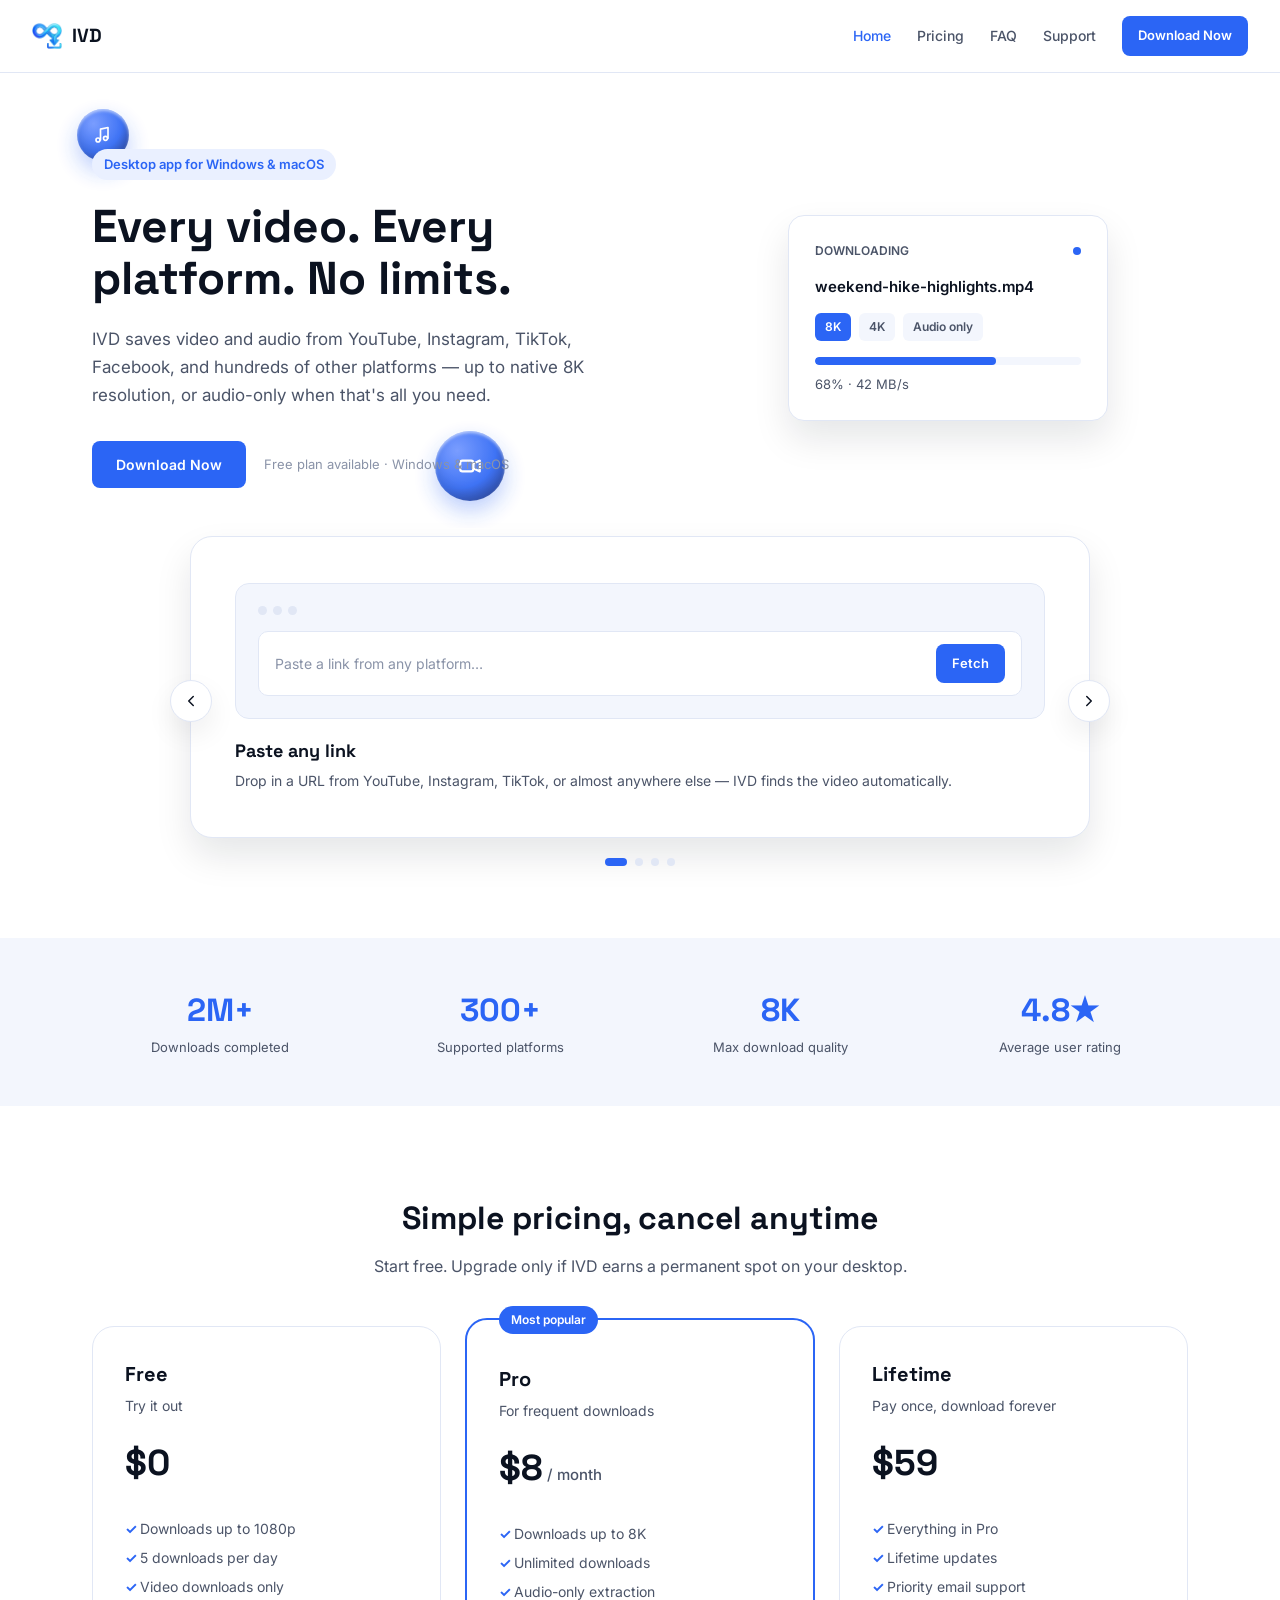
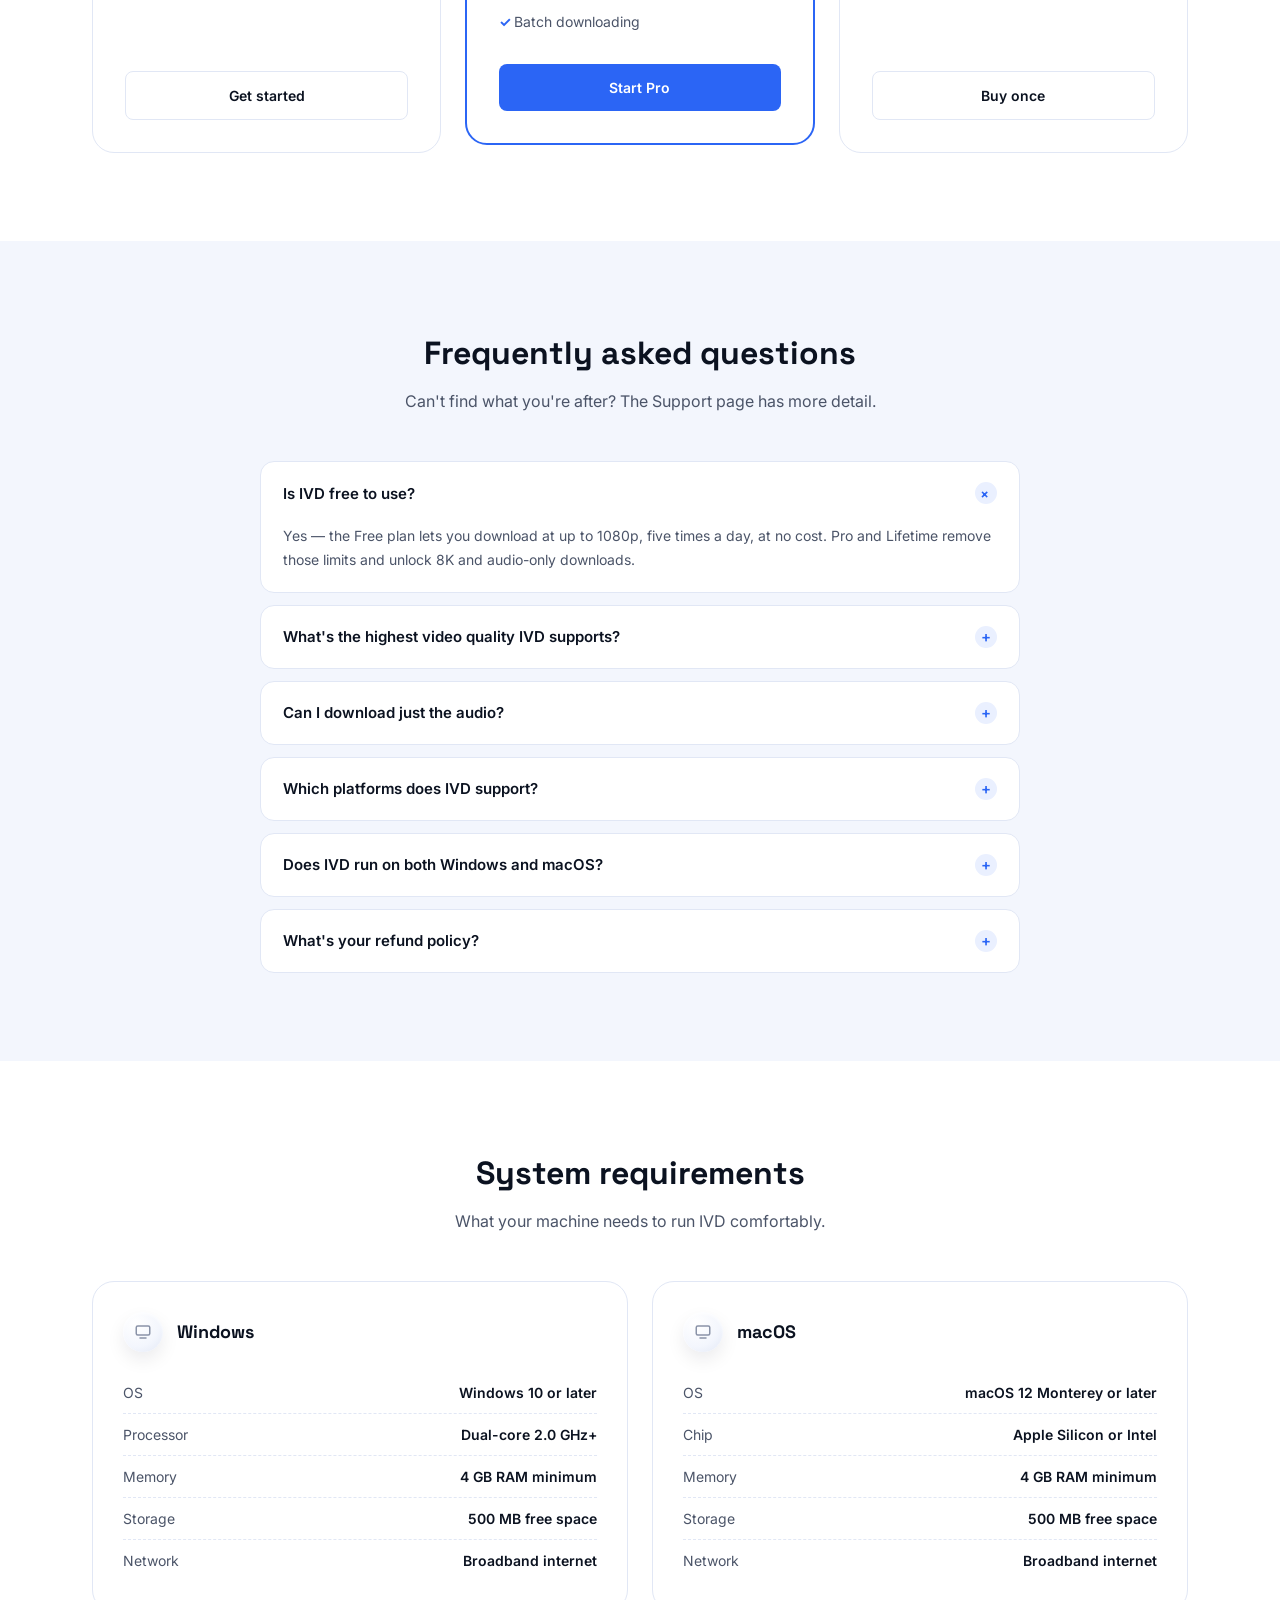
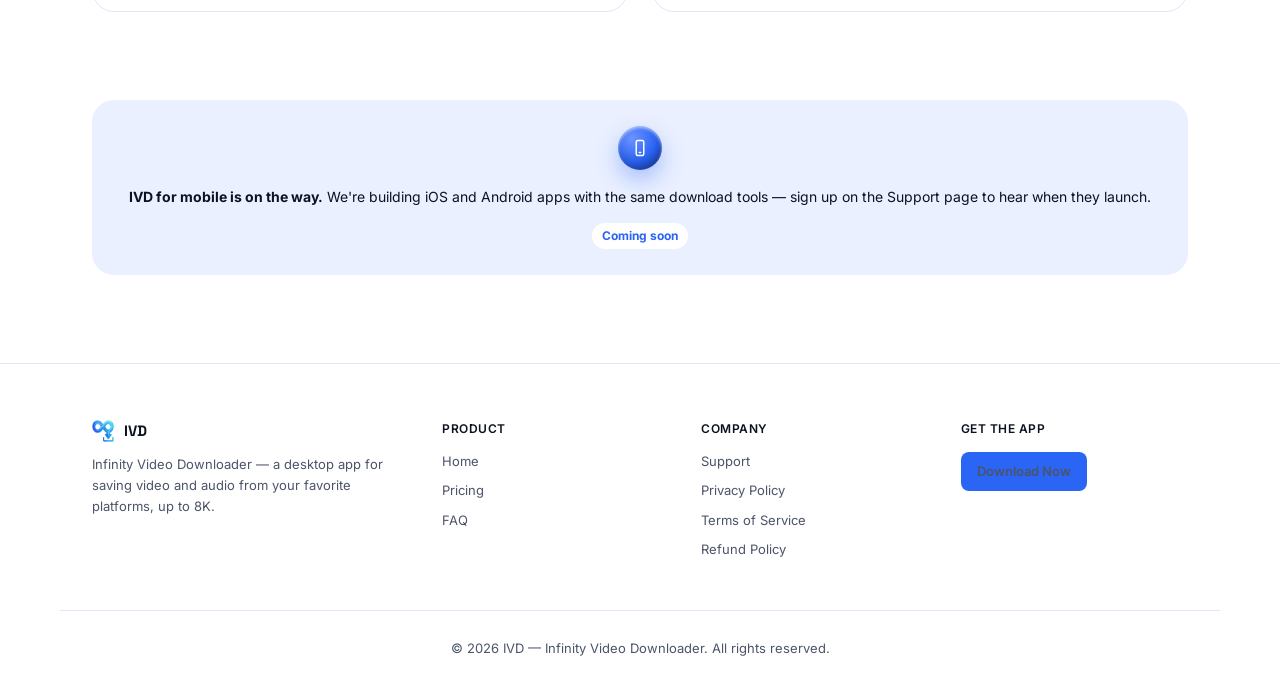
<file: index.html>
<!DOCTYPE html>
<html lang="en">

<head>
  <meta charset="UTF-8">
  <meta name="viewport" content="width=device-width, initial-scale=1.0">
  <title>IVD — Infinity Video Downloader | Download video & audio in up to 8K</title>
  <meta name="description"
    content="IVD is a desktop app for downloading video and audio from YouTube, Instagram, TikTok, Facebook and more — up to native 8K quality, or audio-only.">
  <link rel="icon" href="assets/favicon.png" type="image/png">

  <!-- Two free Google Fonts: Space Grotesk (display/headings) + Inter (body). -->
  <link rel="preconnect" href="https://fonts.googleapis.com">
  <link rel="preconnect" href="https://fonts.gstatic.com" crossorigin>
  <link
    href="https://fonts.googleapis.com/css2?family=Inter:wght@400;500;600;700&family=Space+Grotesk:wght@500;600;700&display=swap"
    rel="stylesheet">

  <!-- Shared stylesheet + script, cached once and reused by every page. -->
  <link rel="stylesheet" href="assets/styles.css">
</head>

<body data-page="home">

  <!-- =================== NAVBAR (same on every page) =================== -->
  <nav class="navbar">
    <a href="index.html#home" class="brand">
      <img src="assets/logo.png" alt="IVD logo">
      <span class="brand-name">IVD</span>
    </a>
    <button class="nav-toggle" aria-label="Toggle menu"><span></span><span></span><span></span></button>
    <div class="nav-links">
      <a href="index.html#home" class="nav-link" data-page="home">Home</a>
      <a href="index.html#pricing" class="nav-link">Pricing</a>
      <a href="index.html#faq" class="nav-link">FAQ</a>
      <a href="contact.html" class="nav-link" data-page="contact">Support</a>
      <!-- TODO: replace the href below with your actual installer/download link -->
      <a href="https://your-download-link.com/IVD-Setup.exe" target="_blank" rel="noopener"
        class="btn btn-primary btn-sm">Download Now</a>
    </div>
  </nav>

  <!-- =================== HERO =================== -->
  <header class="hero">
    <div class="container hero-grid">
      <div class="hero-copy">
        <span class="eyebrow">Desktop app for Windows &amp; macOS</span>
        <h1>Every video. Every platform. No limits.</h1>
        <p class="lede">IVD saves video and audio from YouTube, Instagram, TikTok, Facebook, and hundreds of other
          platforms — up to native 8K resolution, or audio-only when that's all you need.</p>
        <div class="hero-cta-row">
          <!-- TODO: replace the href below with your actual installer/download link -->
          <a href="https://your-download-link.com/IVD-Setup.exe" target="_blank" rel="noopener"
            class="btn btn-primary">Download Now</a>
          <span class="hero-note">Free plan available · Windows &amp; macOS</span>
        </div>
      </div>

      <!-- Decorative glossy "orb" accents filling the empty space around the hero art. Purely visual; hidden on small screens. -->
      <div class="orb-decor orb orb--sm" style="width:52px;height:52px;top:8%;left:6%;">
        <svg width="20" height="20" viewBox="0 0 24 24" fill="none" stroke-width="2" stroke-linecap="round"
          stroke-linejoin="round">
          <path d="M9 18V5l9-2v13"></path>
          <circle cx="6" cy="18" r="2.4"></circle>
          <circle cx="15" cy="16" r="2.4"></circle>
        </svg>
      </div>
      <div class="orb-decor orb" style="width:70px;height:70px;bottom:6%;left:34%;">
        <svg width="26" height="26" viewBox="0 0 24 24" fill="none" stroke-width="2" stroke-linecap="round"
          stroke-linejoin="round">
          <rect x="3" y="7" width="12" height="10" rx="2"></rect>
          <path d="M15 10l6-3v10l-6-3z"></path>
        </svg>
      </div>

      <div class="hero-visual">
        <div
          style="width: 320px; background: #FFFFFF; border: 1px solid var(--color-border); border-radius: 16px; padding: 26px; box-shadow: var(--shadow-lift); position: relative; z-index: 1;">
          <div style="display:flex; align-items:center; justify-content:space-between; margin-bottom:16px;">
            <span style="font-size:12px; font-weight:600; color:var(--color-body);">DOWNLOADING</span>
            <span style="width:8px;height:8px;border-radius:50%;background:var(--color-primary);"></span>
          </div>
          <div
            style="font-size:15px; font-weight:600; margin-bottom:14px; white-space:nowrap; overflow:hidden; text-overflow:ellipsis;">
            weekend-hike-highlights.mp4</div>
          <div style="display:flex; gap:8px; flex-wrap:wrap; margin-bottom:16px;">
            <span
              style="background:var(--color-primary); color:#fff; font-size:12px; font-weight:600; padding:5px 10px; border-radius:6px;">8K</span>
            <span
              style="background:var(--color-surface-alt); color:var(--color-body); font-size:12px; font-weight:600; padding:5px 10px; border-radius:6px;">4K</span>
            <span
              style="background:var(--color-surface-alt); color:var(--color-body); font-size:12px; font-weight:600; padding:5px 10px; border-radius:6px;">Audio
              only</span>
          </div>
          <div
            style="width:100%; height:8px; background:var(--color-surface-alt); border-radius:4px; overflow:hidden; margin-bottom:10px;">
            <div style="width:68%; height:100%; background:var(--color-primary); border-radius:4px;"></div>
          </div>
          <div style="font-size:13px; color:var(--color-body);">68% · 42 MB/s</div>
        </div>
      </div>
    </div>
  </header>

  <!-- =================== CAROUSEL: software previews =================== -->
  <section class="carousel-section">
    <div class="container">
      <div class="carousel">
        <div class="carousel-viewport">
          <div class="carousel-track">

            <div class="carousel-slide">
              <div class="slide-window">
                <div class="slide-window-bar"><span class="slide-dot-btn"></span><span
                    class="slide-dot-btn"></span><span class="slide-dot-btn"></span></div>
                <div
                  style="display:flex; align-items:center; gap:12px; background:var(--color-surface); border:1px solid var(--color-border); border-radius:10px; padding:12px 16px;">
                  <span style="color:var(--color-muted); font-size:14px;">Paste a link from any platform…</span>
                  <span class="btn btn-primary btn-sm" style="margin-left:auto;">Fetch</span>
                </div>
              </div>
              <div class="carousel-caption">
                <h3>Paste any link</h3>
                <p>Drop in a URL from YouTube, Instagram, TikTok, or almost anywhere else — IVD finds the video
                  automatically.</p>
              </div>
            </div>

            <div class="carousel-slide">
              <div class="slide-window">
                <div class="slide-window-bar"><span class="slide-dot-btn"></span><span
                    class="slide-dot-btn"></span><span class="slide-dot-btn"></span></div>
                <div style="display:flex; gap:10px; flex-wrap:wrap;">
                  <span
                    style="background:var(--color-primary); color:#fff; font-size:13px; font-weight:600; padding:8px 14px; border-radius:8px;">8K</span>
                  <span
                    style="background:var(--color-surface); border:1px solid var(--color-border); font-size:13px; font-weight:600; padding:8px 14px; border-radius:8px;">4K</span>
                  <span
                    style="background:var(--color-surface); border:1px solid var(--color-border); font-size:13px; font-weight:600; padding:8px 14px; border-radius:8px;">1080p</span>
                  <span
                    style="background:var(--color-surface); border:1px solid var(--color-border); font-size:13px; font-weight:600; padding:8px 14px; border-radius:8px;">Audio
                    only</span>
                </div>
              </div>
              <div class="carousel-caption">
                <h3>Choose your quality</h3>
                <p>Keep the original resolution up to full 8K, or pick something lighter — the choice is always yours.
                </p>
              </div>
            </div>

            <div class="carousel-slide">
              <div class="slide-window">
                <div class="slide-window-bar"><span class="slide-dot-btn"></span><span
                    class="slide-dot-btn"></span><span class="slide-dot-btn"></span></div>
                <div style="display:flex; flex-direction:column; gap:8px;">
                  <div style="display:flex; align-items:center; gap:10px; font-size:13px; color:var(--color-body);">
                    <span
                      style="width:6px;height:6px;border-radius:50%;background:var(--color-primary);"></span>tutorial-part-1.mp4
                    — queued</div>
                  <div style="display:flex; align-items:center; gap:10px; font-size:13px; color:var(--color-body);">
                    <span
                      style="width:6px;height:6px;border-radius:50%;background:var(--color-primary);"></span>tutorial-part-2.mp4
                    — queued</div>
                  <div
                    style="display:flex; align-items:center; gap:10px; font-size:13px; color:var(--color-ink); font-weight:600;">
                    <span
                      style="width:6px;height:6px;border-radius:50%;background:var(--color-primary);"></span>tutorial-part-3.mp4
                    — downloading</div>
                </div>
              </div>
              <div class="carousel-caption">
                <h3>Queue in batches</h3>
                <p>Line up several links at once and let IVD work through them in the background.</p>
              </div>
            </div>

            <div class="carousel-slide">
              <div class="slide-window">
                <div class="slide-window-bar"><span class="slide-dot-btn"></span><span
                    class="slide-dot-btn"></span><span class="slide-dot-btn"></span></div>
                <div style="display:flex; align-items:center; gap:14px;">
                  <div class="orb" style="width:44px;height:44px;position:static;"><svg width="18" height="18"
                      viewBox="0 0 24 24" fill="none" stroke-width="2" stroke-linecap="round" stroke-linejoin="round">
                      <path d="M9 18V5l9-2v13"></path>
                      <circle cx="6" cy="18" r="2.4"></circle>
                      <circle cx="15" cy="16" r="2.4"></circle>
                    </svg></div>
                  <div>
                    <div style="font-size:14px; font-weight:600;">morning-podcast-clip.mp3</div>
                    <div style="font-size:12px; color:var(--color-body);">Audio extracted · 192 kbps</div>
                  </div>
                </div>
              </div>
              <div class="carousel-caption">
                <h3>Audio, on its own</h3>
                <p>Pull just the sound as MP3 or M4A when the video part isn't what you need.</p>
              </div>
            </div>

          </div>
        </div>
        <button class="carousel-btn prev" aria-label="Previous preview">
          <svg width="18" height="18" viewBox="0 0 24 24" fill="none" stroke="#0B1220" stroke-width="2"
            stroke-linecap="round" stroke-linejoin="round">
            <path d="M15 18l-6-6l6-6"></path>
          </svg>
        </button>
        <button class="carousel-btn next" aria-label="Next preview">
          <svg width="18" height="18" viewBox="0 0 24 24" fill="none" stroke="#0B1220" stroke-width="2"
            stroke-linecap="round" stroke-linejoin="round">
            <path d="M9 18l6-6l-6-6"></path>
          </svg>
        </button>
        <div class="carousel-dots"></div>
      </div>
    </div>
  </section>

  <!-- =================== STATS =================== -->
  <section class="section section-alt" style="padding-top:48px; padding-bottom:48px;">
    <div class="container stats-grid">
      <div>
        <div class="stat-num">2M+</div>
        <div class="stat-label">Downloads completed</div>
      </div>
      <div>
        <div class="stat-num">300+</div>
        <div class="stat-label">Supported platforms</div>
      </div>
      <div>
        <div class="stat-num">8K</div>
        <div class="stat-label">Max download quality</div>
      </div>
      <div>
        <div class="stat-num">4.8★</div>
        <div class="stat-label">Average user rating</div>
      </div>
    </div>
  </section>

  <!-- =================== PRICING =================== -->
  <section class="section" id="pricing">
    <div class="container">
      <div class="section-heading center">
        <h2 class="kicker">Simple pricing, cancel anytime</h2>
        <p class="lede">Start free. Upgrade only if IVD earns a permanent spot on your desktop.</p>
      </div>
      <div class="pricing-grid">

        <div class="price-card">
          <h3 class="price-name">Free</h3>
          <p class="price-tagline">Try it out</p>
          <div class="price-amount">$0</div>
          <ul class="price-features">
            <li>Downloads up to 1080p</li>
            <li>5 downloads per day</li>
            <li>Video downloads only</li>
          </ul>
          <a href="contact.html" class="btn btn-outline">Get started</a>
        </div>

        <div class="price-card price-card--featured">
          <span class="price-badge">Most popular</span>
          <h3 class="price-name" style="margin-top:12px;">Pro</h3>
          <p class="price-tagline">For frequent downloads</p>
          <div class="price-amount">$8<span> / month</span></div>
          <ul class="price-features">
            <li>Downloads up to 8K</li>
            <li>Unlimited downloads</li>
            <li>Audio-only extraction</li>
            <li>Batch downloading</li>
          </ul>
          <a href="contact.html" class="btn btn-primary">Start Pro</a>
        </div>

        <div class="price-card">
          <h3 class="price-name">Lifetime</h3>
          <p class="price-tagline">Pay once, download forever</p>
          <div class="price-amount">$59</div>
          <ul class="price-features">
            <li>Everything in Pro</li>
            <li>Lifetime updates</li>
            <li>Priority email support</li>
          </ul>
          <a href="contact.html" class="btn btn-outline">Buy once</a>
        </div>

      </div>
    </div>
  </section>

  <!-- =================== FAQ =================== -->
  <section class="section section-alt" id="faq">
    <div class="container">
      <div class="section-heading center">
        <h2 class="kicker">Frequently asked questions</h2>
        <p class="lede">Can't find what you're after? The Support page has more detail.</p>
      </div>
      <div class="faq-list">

        <div class="faq-item is-open">
          <button class="faq-question">Is IVD free to use?<span class="faq-icon">+</span></button>
          <div class="faq-answer">
            <div class="faq-answer-inner">Yes — the Free plan lets you download at up to 1080p, five times a day, at no
              cost. Pro and Lifetime remove those limits and unlock 8K and audio-only downloads.</div>
          </div>
        </div>

        <div class="faq-item">
          <button class="faq-question">What's the highest video quality IVD supports?<span
              class="faq-icon">+</span></button>
          <div class="faq-answer">
            <div class="faq-answer-inner">IVD can save video at its original resolution, up to full 8K, on the Pro and
              Lifetime plans. The Free plan is capped at 1080p.</div>
          </div>
        </div>

        <div class="faq-item">
          <button class="faq-question">Can I download just the audio?<span class="faq-icon">+</span></button>
          <div class="faq-answer">
            <div class="faq-answer-inner">Yes. Choose "Audio only" before downloading and IVD extracts the track as an
              MP3 or M4A file instead of saving the video.</div>
          </div>
        </div>

        <div class="faq-item">
          <button class="faq-question">Which platforms does IVD support?<span class="faq-icon">+</span></button>
          <div class="faq-answer">
            <div class="faq-answer-inner">Over 300 platforms, including YouTube, Instagram, TikTok, Facebook, and X.
              Paste any supported link and IVD detects it automatically.</div>
          </div>
        </div>

        <div class="faq-item">
          <button class="faq-question">Does IVD run on both Windows and macOS?<span class="faq-icon">+</span></button>
          <div class="faq-answer">
            <div class="faq-answer-inner">Yes — one license covers both. See the System Requirements section above for
              the minimum specs on each.</div>
          </div>
        </div>

        <div class="faq-item">
          <button class="faq-question">What's your refund policy?<span class="faq-icon">+</span></button>
          <div class="faq-answer">
            <div class="faq-answer-inner">Pro and Lifetime purchases can be refunded within 14 days if IVD isn't working
              out for you. Full details are on the <a href="refund.html" style="color:var(--color-primary);">Refund
                Policy</a> page.</div>
          </div>
        </div>

      </div>
    </div>
  </section>

  <!-- =================== SYSTEM REQUIREMENTS =================== -->
  <section class="section">
    <div class="container">
      <div class="section-heading center">
        <h2 class="kicker">System requirements</h2>
        <p class="lede">What your machine needs to run IVD comfortably.</p>
      </div>
      <div class="sysreq-grid">

        <div class="sysreq-card">
          <div class="sysreq-head">
            <div class="orb orb--ghost" style="width:40px;height:40px;position:static;">
              <svg width="18" height="18" viewBox="0 0 24 24" fill="none" stroke-width="2" stroke-linecap="round"
                stroke-linejoin="round">
                <rect x="3" y="4" width="18" height="12" rx="2"></rect>
                <line x1="8" y1="20" x2="16" y2="20"></line>
              </svg>
            </div>
            <h3>Windows</h3>
          </div>
          <ul class="sysreq-list">
            <li><span>OS</span><strong>Windows 10 or later</strong></li>
            <li><span>Processor</span><strong>Dual-core 2.0 GHz+</strong></li>
            <li><span>Memory</span><strong>4 GB RAM minimum</strong></li>
            <li><span>Storage</span><strong>500 MB free space</strong></li>
            <li><span>Network</span><strong>Broadband internet</strong></li>
          </ul>
        </div>

        <div class="sysreq-card">
          <div class="sysreq-head">
            <div class="orb orb--ghost" style="width:40px;height:40px;position:static;">
              <svg width="18" height="18" viewBox="0 0 24 24" fill="none" stroke-width="2" stroke-linecap="round"
                stroke-linejoin="round">
                <rect x="3" y="4" width="18" height="12" rx="2"></rect>
                <line x1="8" y1="20" x2="16" y2="20"></line>
              </svg>
            </div>
            <h3>macOS</h3>
          </div>
          <ul class="sysreq-list">
            <li><span>OS</span><strong>macOS 12 Monterey or later</strong></li>
            <li><span>Chip</span><strong>Apple Silicon or Intel</strong></li>
            <li><span>Memory</span><strong>4 GB RAM minimum</strong></li>
            <li><span>Storage</span><strong>500 MB free space</strong></li>
            <li><span>Network</span><strong>Broadband internet</strong></li>
          </ul>
        </div>

      </div>
    </div>
  </section>

  <!-- =================== MOBILE APP TEASER =================== -->
  <section style="padding: 0 0 88px 0;">
    <div class="mobile-banner">
      <div class="orb" style="width:44px;height:44px;position:static;">
        <svg width="18" height="18" viewBox="0 0 24 24" fill="none" stroke-width="2" stroke-linecap="round"
          stroke-linejoin="round">
          <rect x="7" y="2" width="10" height="20" rx="2"></rect>
          <line x1="11" y1="18" x2="13" y2="18"></line>
        </svg>
      </div>
      <p><strong>IVD for mobile is on the way.</strong> We're building iOS and Android apps with the same download tools
        — sign up on the Support page to hear when they launch.</p>
      <span class="tag">Coming soon</span>
    </div>
  </section>

  <!-- =================== FOOTER (same on every page) =================== -->
  <footer class="footer">
    <div class="container footer-grid">
      <div class="footer-col">
        <div class="footer-brand"><img src="assets/logo.png" alt="IVD logo"><span>IVD</span></div>
        <p style="font-size:13px; color:var(--color-body); line-height:1.6;">Infinity Video Downloader — a desktop app
          for saving video and audio from your favorite platforms, up to 8K.</p>
      </div>
      <div class="footer-col">
        <span class="col-title">Product</span>
        <a href="index.html#home">Home</a>
        <a href="index.html#pricing">Pricing</a>
        <a href="index.html#faq">FAQ</a>
      </div>
      <div class="footer-col">
        <span class="col-title">Company</span>
        <a href="contact.html">Support</a>
        <a href="privacy.html">Privacy Policy</a>
        <a href="terms.html">Terms of Service</a>
        <a href="refund.html">Refund Policy</a>
      </div>
      <div class="footer-col">
        <span class="col-title">Get the app</span>
        <!-- TODO: replace the href below with your actual installer/download link -->
        <a href="https://your-download-link.com/IVD-Setup.exe" target="_blank" rel="noopener"
          class="btn btn-primary btn-sm" style="display:inline-flex;">Download Now</a>
      </div>
    </div>
    <div class="footer-bottom"><span>&copy; 2026 IVD — Infinity Video Downloader. All rights reserved.</span></div>
  </footer>

  <script src="assets/app.js"></script>
</body>

</html>
</file>
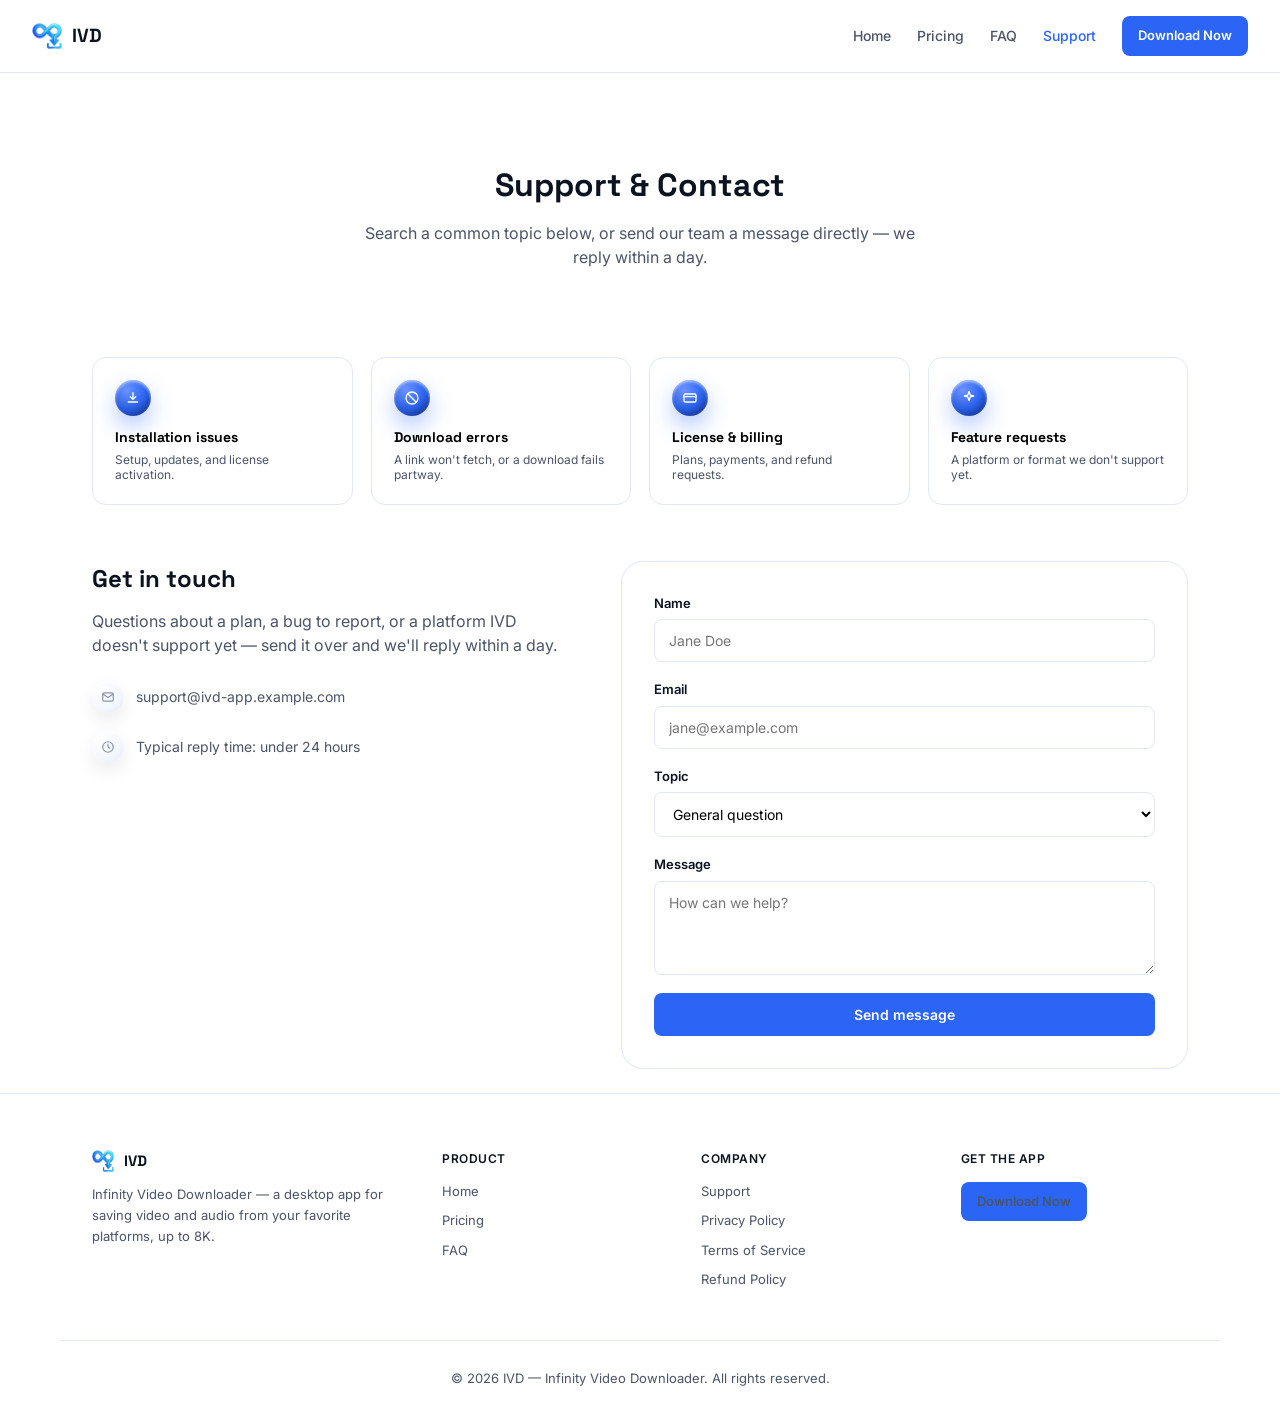
<file: contact.html>
<!DOCTYPE html>
<html lang="en">

<head>
  <meta charset="UTF-8">
  <meta name="viewport" content="width=device-width, initial-scale=1.0">
  <title>Support & Contact — IVD</title>
  <meta name="description" content="Get help with IVD or send our team a message directly.">
  <link rel="icon" href="assets/favicon.png" type="image/png">
  <link rel="preconnect" href="https://fonts.googleapis.com">
  <link rel="preconnect" href="https://fonts.gstatic.com" crossorigin>
  <link
    href="https://fonts.googleapis.com/css2?family=Inter:wght@400;500;600;700&family=Space+Grotesk:wght@500;600;700&display=swap"
    rel="stylesheet">
  <link rel="stylesheet" href="assets/styles.css">
</head>

<body data-page="contact">

  <nav class="navbar">
    <a href="index.html#home" class="brand">
      <img src="assets/logo.png" alt="IVD logo">
      <span class="brand-name">IVD</span>
    </a>
    <button class="nav-toggle" aria-label="Toggle menu"><span></span><span></span><span></span></button>
    <div class="nav-links">
      <a href="index.html#home" class="nav-link" data-page="home">Home</a>
      <a href="index.html#pricing" class="nav-link">Pricing</a>
      <a href="index.html#faq" class="nav-link">FAQ</a>
      <a href="contact.html" class="nav-link" data-page="contact">Support</a>
      <!-- TODO: replace the href below with your actual installer/download link -->
      <a href="https://your-download-link.com/IVD-Setup.exe" target="_blank" rel="noopener"
        class="btn btn-primary btn-sm">Download Now</a>
    </div>
  </nav>

  <header class="section" style="padding-bottom: 40px;">
    <div class="container section-heading center" style="max-width: 640px;">
      <h1 class="kicker">Support &amp; Contact</h1>
      <p class="lede">Search a common topic below, or send our team a message directly — we reply within a day.</p>
    </div>
  </header>

  <section style="padding-bottom: 24px;">
    <div class="container">

      <!-- Support topic cards: purely informational, and clicking one jumps
           to the form below with the matching Topic pre-selected. -->
      <div class="support-grid">
        <button class="support-card" data-topic="installation" type="button">
          <div class="orb" style="width:36px;height:36px;position:static;">
            <svg width="16" height="16" viewBox="0 0 24 24" fill="none" stroke-width="2" stroke-linecap="round"
              stroke-linejoin="round">
              <path d="M12 4v9"></path>
              <path d="M8 10l4 4l4-4"></path>
              <path d="M5 18h14"></path>
            </svg>
          </div>
          <h4>Installation issues</h4>
          <p>Setup, updates, and license activation.</p>
        </button>
        <button class="support-card" data-topic="download-errors" type="button">
          <div class="orb" style="width:36px;height:36px;position:static;">
            <svg width="16" height="16" viewBox="0 0 24 24" fill="none" stroke-width="2" stroke-linecap="round"
              stroke-linejoin="round">
              <circle cx="12" cy="12" r="9"></circle>
              <line x1="6" y1="6" x2="18" y2="18"></line>
            </svg>
          </div>
          <h4>Download errors</h4>
          <p>A link won't fetch, or a download fails partway.</p>
        </button>
        <button class="support-card" data-topic="billing" type="button">
          <div class="orb" style="width:36px;height:36px;position:static;">
            <svg width="16" height="16" viewBox="0 0 24 24" fill="none" stroke-width="2" stroke-linecap="round"
              stroke-linejoin="round">
              <rect x="3" y="6" width="18" height="12" rx="2"></rect>
              <line x1="3" y1="10" x2="21" y2="10"></line>
            </svg>
          </div>
          <h4>License &amp; billing</h4>
          <p>Plans, payments, and refund requests.</p>
        </button>
        <button class="support-card" data-topic="feature-request" type="button">
          <div class="orb" style="width:36px;height:36px;position:static;">
            <svg width="16" height="16" viewBox="0 0 24 24" fill="none" stroke-width="2" stroke-linecap="round"
              stroke-linejoin="round">
              <path d="M12 2l1.8 5.6L19 9l-5.2 1.4L12 16l-1.8-5.6L5 9l5.2-1.4z"></path>
            </svg>
          </div>
          <h4>Feature requests</h4>
          <p>A platform or format we don't support yet.</p>
        </button>
      </div>

      <div class="contact-grid">
        <div>
          <h2 style="font-size: 24px; margin-bottom: 12px;">Get in touch</h2>
          <p class="lede">Questions about a plan, a bug to report, or a platform IVD doesn't support yet — send it over
            and we'll reply within a day.</p>
          <div class="contact-details">
            <div class="row">
              <div class="orb orb--ghost" style="width:32px;height:32px;position:static;"><svg width="14" height="14"
                  viewBox="0 0 24 24" fill="none" stroke-width="2" stroke-linecap="round" stroke-linejoin="round">
                  <rect x="3" y="5" width="18" height="14" rx="2"></rect>
                  <path d="M3 7l9 6l9-6"></path>
                </svg></div>
              <span>support@ivd-app.example.com</span>
            </div>
            <div class="row">
              <div class="orb orb--ghost" style="width:32px;height:32px;position:static;"><svg width="14" height="14"
                  viewBox="0 0 24 24" fill="none" stroke-width="2" stroke-linecap="round" stroke-linejoin="round">
                  <circle cx="12" cy="12" r="9"></circle>
                  <polyline points="12 7 12 12 15 14"></polyline>
                </svg></div>
              <span>Typical reply time: under 24 hours</span>
            </div>
          </div>
        </div>

        <form class="form-card" id="contact-form">
          <div class="form-field">
            <label for="contact-name">Name</label>
            <input id="contact-name" type="text" required placeholder="Jane Doe">
          </div>
          <div class="form-field">
            <label for="contact-email">Email</label>
            <input id="contact-email" type="email" required placeholder="jane@example.com">
          </div>
          <div class="form-field">
            <label for="contact-topic">Topic</label>
            <select id="contact-topic">
              <option value="general">General question</option>
              <option value="installation">Installation issues</option>
              <option value="download-errors">Download errors</option>
              <option value="billing">License &amp; billing</option>
              <option value="feature-request">Feature request</option>
            </select>
          </div>
          <div class="form-field">
            <label for="contact-message">Message</label>
            <textarea id="contact-message" required rows="4" placeholder="How can we help?"></textarea>
          </div>
          <button type="submit" class="btn btn-primary btn-block">Send message</button>
        </form>
      </div>
    </div>
  </section>

  <footer class="footer">
    <div class="container footer-grid">
      <div class="footer-col">
        <div class="footer-brand"><img src="assets/logo.png" alt="IVD logo"><span>IVD</span></div>
        <p style="font-size:13px; color:var(--color-body); line-height:1.6;">Infinity Video Downloader — a desktop app
          for saving video and audio from your favorite platforms, up to 8K.</p>
      </div>
      <div class="footer-col">
        <span class="col-title">Product</span>
        <a href="index.html#home">Home</a>
        <a href="index.html#pricing">Pricing</a>
        <a href="index.html#faq">FAQ</a>
      </div>
      <div class="footer-col">
        <span class="col-title">Company</span>
        <a href="contact.html">Support</a>
        <a href="privacy.html">Privacy Policy</a>
        <a href="terms.html">Terms of Service</a>
        <a href="refund.html">Refund Policy</a>
      </div>
      <div class="footer-col">
        <span class="col-title">Get the app</span>
        <!-- TODO: replace the href below with your actual installer/download link -->
        <a href="https://your-download-link.com/IVD-Setup.exe" target="_blank" rel="noopener"
          class="btn btn-primary btn-sm" style="display:inline-flex;">Download Now</a>
      </div>
    </div>
    <div class="footer-bottom"><span>&copy; 2026 IVD — Infinity Video Downloader. All rights reserved.</span></div>
  </footer>

  <script src="assets/app.js"></script>
</body>

</html>
</file>
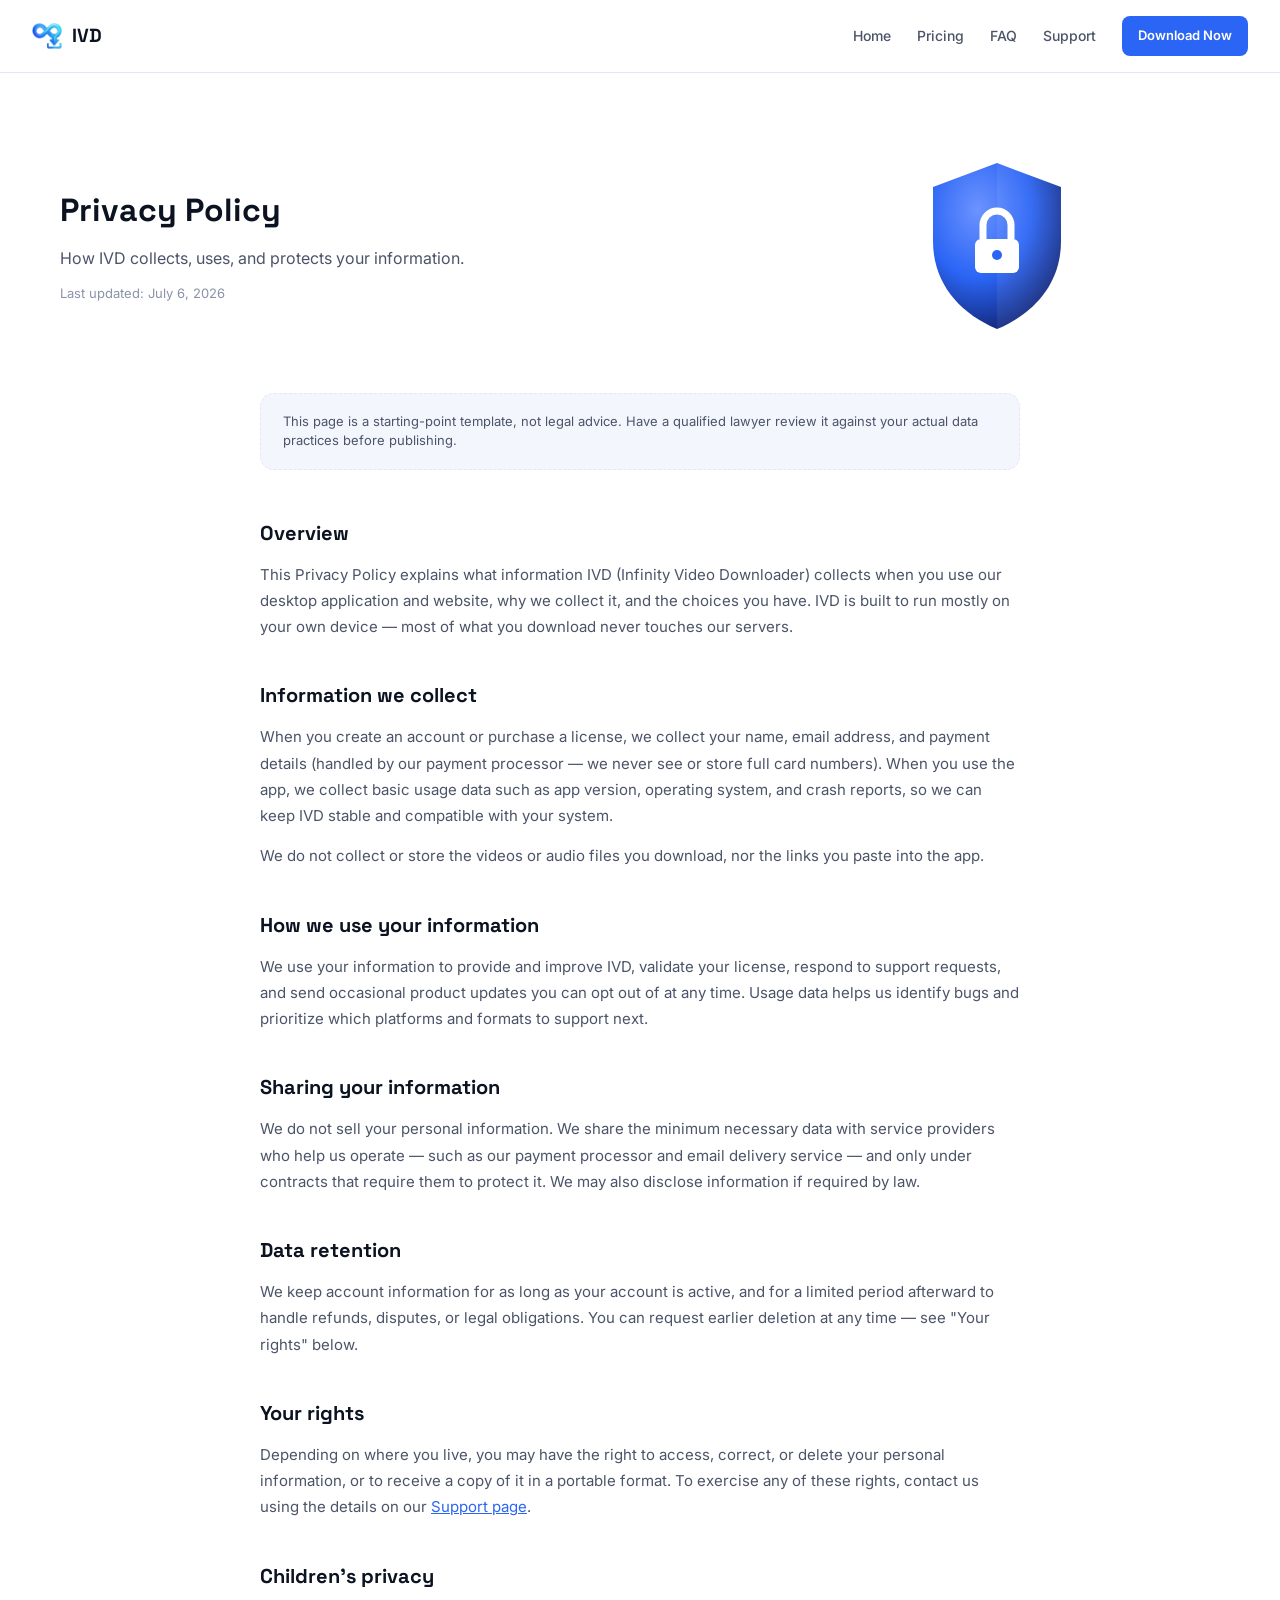
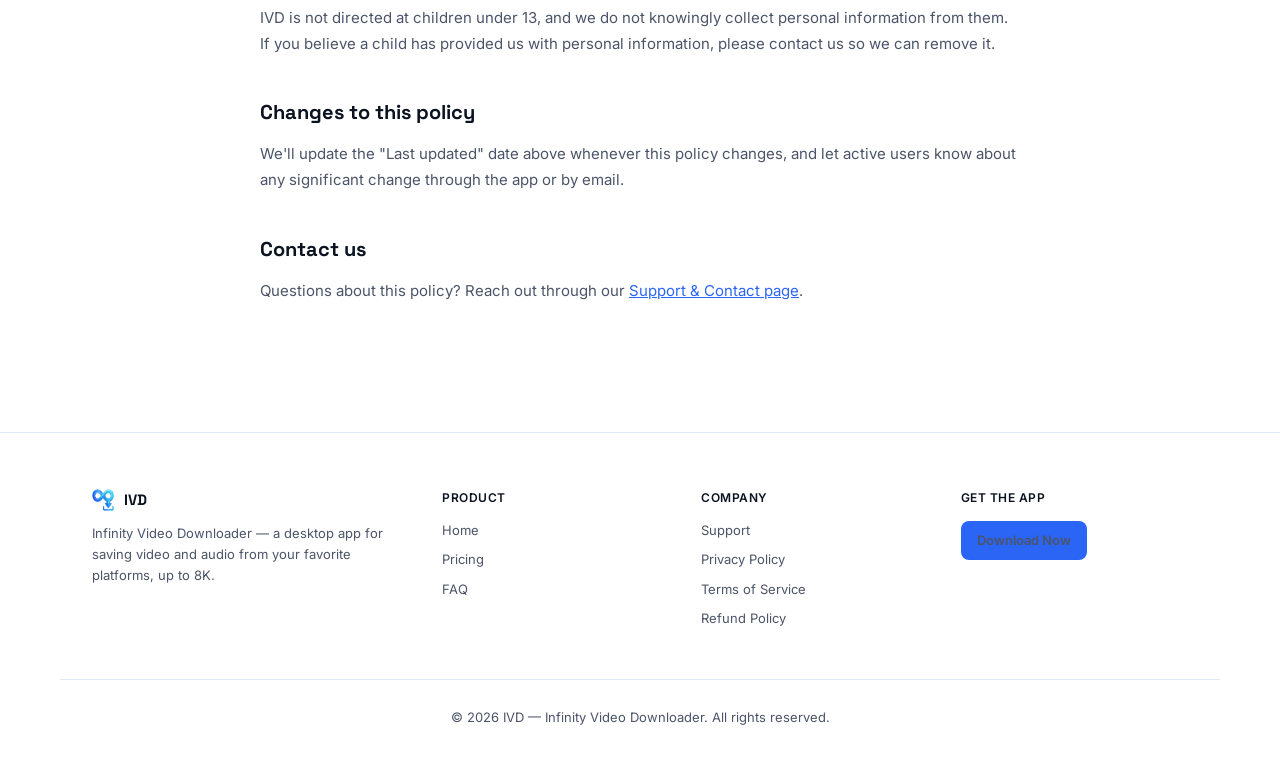
<file: privacy.html>
<!DOCTYPE html>
<html lang="en">

<head>
  <meta charset="UTF-8">
  <meta name="viewport" content="width=device-width, initial-scale=1.0">
  <title>Privacy Policy — IVD</title>
  <link rel="icon" href="assets/favicon.png" type="image/png">
  <link rel="preconnect" href="https://fonts.googleapis.com">
  <link rel="preconnect" href="https://fonts.gstatic.com" crossorigin>
  <link
    href="https://fonts.googleapis.com/css2?family=Inter:wght@400;500;600;700&family=Space+Grotesk:wght@500;600;700&display=swap"
    rel="stylesheet">
  <link rel="stylesheet" href="assets/styles.css">
</head>

<body data-page="privacy">

  <nav class="navbar">
    <a href="index.html#home" class="brand">
      <img src="assets/logo.png" alt="IVD logo">
      <span class="brand-name">IVD</span>
    </a>
    <button class="nav-toggle" aria-label="Toggle menu"><span></span><span></span><span></span></button>
    <div class="nav-links">
      <a href="index.html#home" class="nav-link" data-page="home">Home</a>
      <a href="index.html#pricing" class="nav-link">Pricing</a>
      <a href="index.html#faq" class="nav-link">FAQ</a>
      <a href="contact.html" class="nav-link" data-page="contact">Support</a>
      <!-- TODO: replace the href below with your actual installer/download link -->
      <a href="https://your-download-link.com/IVD-Setup.exe" target="_blank" rel="noopener"
        class="btn btn-primary btn-sm">Download Now</a>
    </div>
  </nav>

  <header class="container policy-hero">
    <div class="policy-hero-copy">
      <h1 class="kicker">Privacy Policy</h1>
      <p class="lede">How IVD collects, uses, and protects your information.</p>
      <span class="updated">Last updated: July 6, 2026</span>
    </div>
    <div class="policy-illustration">
      <!-- Original illustration: a glossy shield with a padlock, in the brand's blue gradient. -->
      <svg width="200" height="200" viewBox="0 0 200 200" fill="none">
        <defs>
          <radialGradient id="shieldGrad" cx="35%" cy="28%" r="75%">
            <stop offset="0%" stop-color="#6C93FF" />
            <stop offset="55%" stop-color="#2B65F5" />
            <stop offset="100%" stop-color="#12277A" />
          </radialGradient>
        </defs>
        <path d="M100 18 L164 42 V96 C164 138 138 168 100 184 C62 168 36 138 36 96 V42 Z" fill="url(#shieldGrad)" />
        <path d="M100 18 L164 42 V96 C164 138 138 168 100 184" fill="#FFFFFF" opacity="0.06" />
        <rect x="78" y="94" width="44" height="34" rx="6" fill="#FFFFFF" />
        <path d="M86 94 V80 a14 14 0 0 1 28 0 V94" stroke="#FFFFFF" stroke-width="7" fill="none" />
        <circle cx="100" cy="110" r="5" fill="#2B65F5" />
      </svg>
    </div>
  </header>

  <section class="policy-body">
    <div class="container">
      <div class="policy-note">This page is a starting-point template, not legal advice. Have a qualified lawyer review
        it against your actual data practices before publishing.</div>

      <div class="policy-section">
        <h2>Overview</h2>
        <p>This Privacy Policy explains what information IVD (Infinity Video Downloader) collects when you use our
          desktop application and website, why we collect it, and the choices you have. IVD is built to run mostly on
          your own device — most of what you download never touches our servers.</p>
      </div>

      <div class="policy-section">
        <h2>Information we collect</h2>
        <p>When you create an account or purchase a license, we collect your name, email address, and payment details
          (handled by our payment processor — we never see or store full card numbers). When you use the app, we collect
          basic usage data such as app version, operating system, and crash reports, so we can keep IVD stable and
          compatible with your system.</p>
        <p>We do not collect or store the videos or audio files you download, nor the links you paste into the app.</p>
      </div>

      <div class="policy-section">
        <h2>How we use your information</h2>
        <p>We use your information to provide and improve IVD, validate your license, respond to support requests, and
          send occasional product updates you can opt out of at any time. Usage data helps us identify bugs and
          prioritize which platforms and formats to support next.</p>
      </div>

      <div class="policy-section">
        <h2>Sharing your information</h2>
        <p>We do not sell your personal information. We share the minimum necessary data with service providers who help
          us operate — such as our payment processor and email delivery service — and only under contracts that require
          them to protect it. We may also disclose information if required by law.</p>
      </div>

      <div class="policy-section">
        <h2>Data retention</h2>
        <p>We keep account information for as long as your account is active, and for a limited period afterward to
          handle refunds, disputes, or legal obligations. You can request earlier deletion at any time — see "Your
          rights" below.</p>
      </div>

      <div class="policy-section">
        <h2>Your rights</h2>
        <p>Depending on where you live, you may have the right to access, correct, or delete your personal information,
          or to receive a copy of it in a portable format. To exercise any of these rights, contact us using the details
          on our <a href="contact.html" style="color:var(--color-primary);">Support page</a>.</p>
      </div>

      <div class="policy-section">
        <h2>Children's privacy</h2>
        <p>IVD is not directed at children under 13, and we do not knowingly collect personal information from them. If
          you believe a child has provided us with personal information, please contact us so we can remove it.</p>
      </div>

      <div class="policy-section">
        <h2>Changes to this policy</h2>
        <p>We'll update the "Last updated" date above whenever this policy changes, and let active users know about any
          significant change through the app or by email.</p>
      </div>

      <div class="policy-section">
        <h2>Contact us</h2>
        <p>Questions about this policy? Reach out through our <a href="contact.html"
            style="color:var(--color-primary);">Support &amp; Contact page</a>.</p>
      </div>
    </div>
  </section>

  <footer class="footer">
    <div class="container footer-grid">
      <div class="footer-col">
        <div class="footer-brand"><img src="assets/logo.png" alt="IVD logo"><span>IVD</span></div>
        <p style="font-size:13px; color:var(--color-body); line-height:1.6;">Infinity Video Downloader — a desktop app
          for saving video and audio from your favorite platforms, up to 8K.</p>
      </div>
      <div class="footer-col">
        <span class="col-title">Product</span>
        <a href="index.html#home">Home</a>
        <a href="index.html#pricing">Pricing</a>
        <a href="index.html#faq">FAQ</a>
      </div>
      <div class="footer-col">
        <span class="col-title">Company</span>
        <a href="contact.html">Support</a>
        <a href="privacy.html">Privacy Policy</a>
        <a href="terms.html">Terms of Service</a>
        <a href="refund.html">Refund Policy</a>
      </div>
      <div class="footer-col">
        <span class="col-title">Get the app</span>
        <!-- TODO: replace the href below with your actual installer/download link -->
        <a href="https://your-download-link.com/IVD-Setup.exe" target="_blank" rel="noopener"
          class="btn btn-primary btn-sm" style="display:inline-flex;">Download Now</a>
      </div>
    </div>
    <div class="footer-bottom"><span>&copy; 2026 IVD — Infinity Video Downloader. All rights reserved.</span></div>
  </footer>

  <script src="assets/app.js"></script>
</body>

</html>
</file>
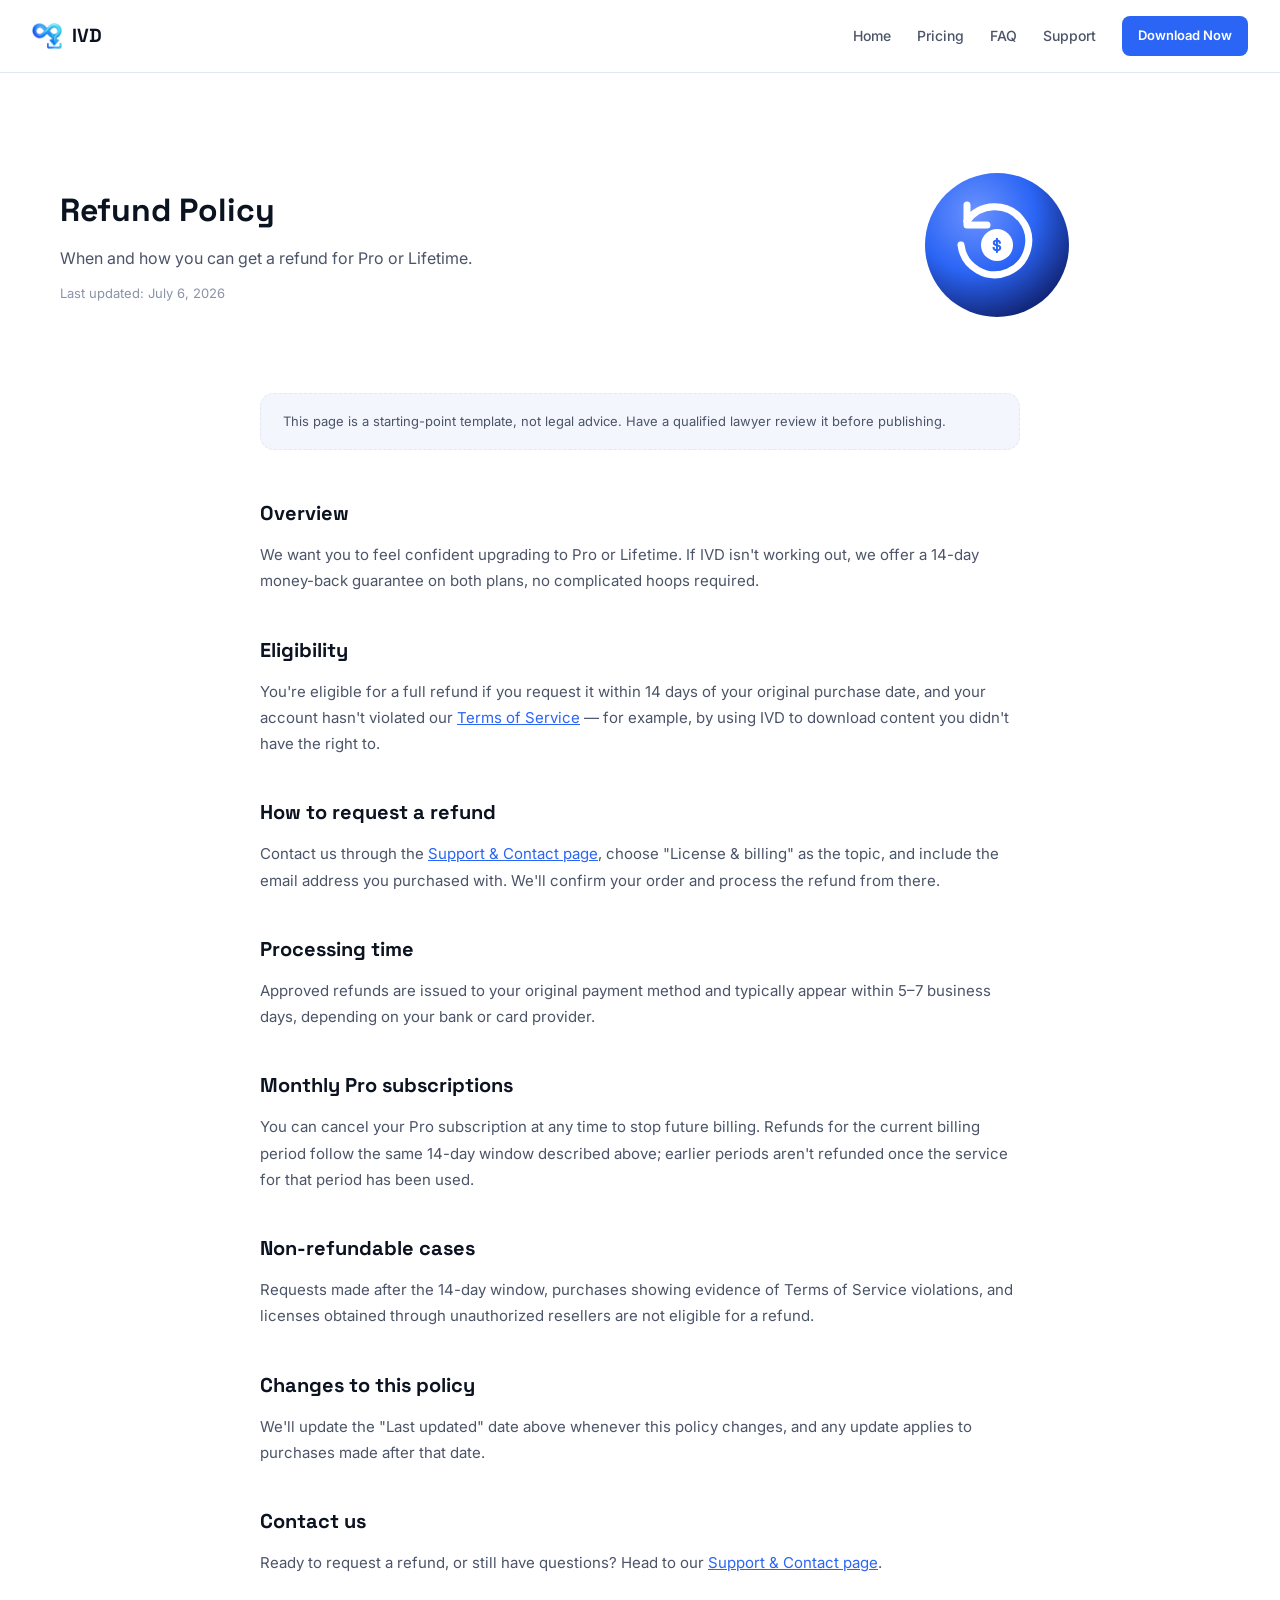
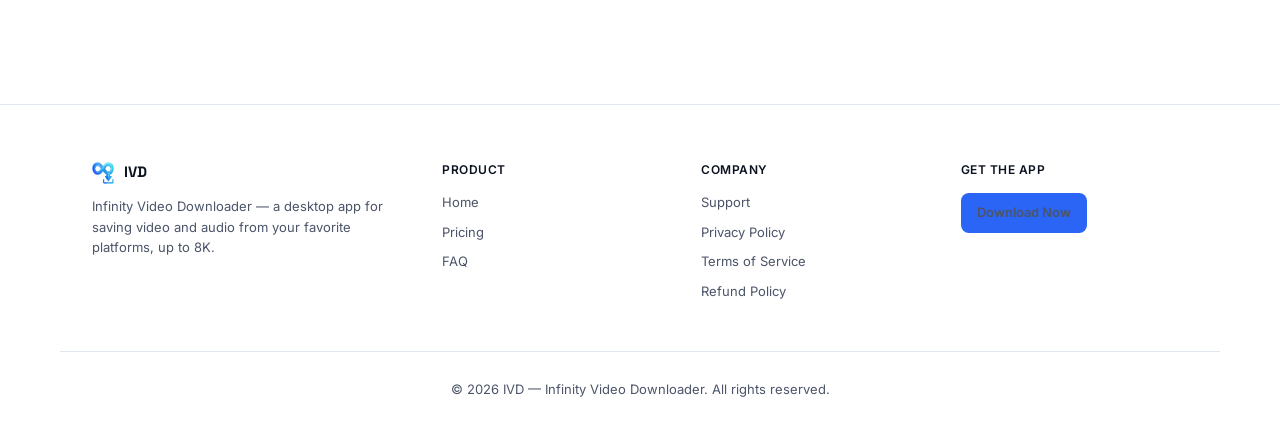
<file: refund.html>
<!DOCTYPE html>
<html lang="en">

<head>
  <meta charset="UTF-8">
  <meta name="viewport" content="width=device-width, initial-scale=1.0">
  <title>Refund Policy — IVD</title>
  <link rel="icon" href="assets/favicon.png" type="image/png">
  <link rel="preconnect" href="https://fonts.googleapis.com">
  <link rel="preconnect" href="https://fonts.gstatic.com" crossorigin>
  <link
    href="https://fonts.googleapis.com/css2?family=Inter:wght@400;500;600;700&family=Space+Grotesk:wght@500;600;700&display=swap"
    rel="stylesheet">
  <link rel="stylesheet" href="assets/styles.css">
</head>

<body data-page="refund">

  <nav class="navbar">
    <a href="index.html#home" class="brand">
      <img src="assets/logo.png" alt="IVD logo">
      <span class="brand-name">IVD</span>
    </a>
    <button class="nav-toggle" aria-label="Toggle menu"><span></span><span></span><span></span></button>
    <div class="nav-links">
      <a href="index.html#home" class="nav-link" data-page="home">Home</a>
      <a href="index.html#pricing" class="nav-link">Pricing</a>
      <a href="index.html#faq" class="nav-link">FAQ</a>
      <a href="contact.html" class="nav-link" data-page="contact">Support</a>
      <!-- TODO: replace the href below with your actual installer/download link -->
      <a href="https://your-download-link.com/IVD-Setup.exe" target="_blank" rel="noopener"
        class="btn btn-primary btn-sm">Download Now</a>
    </div>
  </nav>

  <header class="container policy-hero">
    <div class="policy-hero-copy">
      <h1 class="kicker">Refund Policy</h1>
      <p class="lede">When and how you can get a refund for Pro or Lifetime.</p>
      <span class="updated">Last updated: July 6, 2026</span>
    </div>
    <div class="policy-illustration">
      <!-- Original illustration: a glossy circular return-arrow with a coin, in the brand's blue gradient. -->
      <svg width="200" height="200" viewBox="0 0 200 200" fill="none">
        <defs>
          <radialGradient id="refundGrad" cx="35%" cy="28%" r="75%">
            <stop offset="0%" stop-color="#6C93FF" />
            <stop offset="55%" stop-color="#2B65F5" />
            <stop offset="100%" stop-color="#12277A" />
          </radialGradient>
        </defs>
        <circle cx="100" cy="100" r="72" fill="url(#refundGrad)" />
        <path d="M70 76 a34 34 0 1 1 -6 24" stroke="#FFFFFF" stroke-width="7" fill="none" stroke-linecap="round" />
        <path d="M70 60 v20 h20" stroke="#FFFFFF" stroke-width="7" fill="none" stroke-linecap="round"
          stroke-linejoin="round" />
        <circle cx="100" cy="100" r="16" fill="#FFFFFF" />
        <text x="100" y="106" font-family="Space Grotesk, sans-serif" font-size="16" font-weight="700" fill="#2B65F5"
          text-anchor="middle">$</text>
      </svg>
    </div>
  </header>

  <section class="policy-body">
    <div class="container">
      <div class="policy-note">This page is a starting-point template, not legal advice. Have a qualified lawyer review
        it before publishing.</div>

      <div class="policy-section">
        <h2>Overview</h2>
        <p>We want you to feel confident upgrading to Pro or Lifetime. If IVD isn't working out, we offer a 14-day
          money-back guarantee on both plans, no complicated hoops required.</p>
      </div>

      <div class="policy-section">
        <h2>Eligibility</h2>
        <p>You're eligible for a full refund if you request it within 14 days of your original purchase date, and your
          account hasn't violated our <a href="terms.html" style="color:var(--color-primary);">Terms of Service</a> —
          for example, by using IVD to download content you didn't have the right to.</p>
      </div>

      <div class="policy-section">
        <h2>How to request a refund</h2>
        <p>Contact us through the <a href="contact.html" style="color:var(--color-primary);">Support &amp; Contact
            page</a>, choose "License &amp; billing" as the topic, and include the email address you purchased with.
          We'll confirm your order and process the refund from there.</p>
      </div>

      <div class="policy-section">
        <h2>Processing time</h2>
        <p>Approved refunds are issued to your original payment method and typically appear within 5–7 business days,
          depending on your bank or card provider.</p>
      </div>

      <div class="policy-section">
        <h2>Monthly Pro subscriptions</h2>
        <p>You can cancel your Pro subscription at any time to stop future billing. Refunds for the current billing
          period follow the same 14-day window described above; earlier periods aren't refunded once the service for
          that period has been used.</p>
      </div>

      <div class="policy-section">
        <h2>Non-refundable cases</h2>
        <p>Requests made after the 14-day window, purchases showing evidence of Terms of Service violations, and
          licenses obtained through unauthorized resellers are not eligible for a refund.</p>
      </div>

      <div class="policy-section">
        <h2>Changes to this policy</h2>
        <p>We'll update the "Last updated" date above whenever this policy changes, and any update applies to purchases
          made after that date.</p>
      </div>

      <div class="policy-section">
        <h2>Contact us</h2>
        <p>Ready to request a refund, or still have questions? Head to our <a href="contact.html"
            style="color:var(--color-primary);">Support &amp; Contact page</a>.</p>
      </div>
    </div>
  </section>

  <footer class="footer">
    <div class="container footer-grid">
      <div class="footer-col">
        <div class="footer-brand"><img src="assets/logo.png" alt="IVD logo"><span>IVD</span></div>
        <p style="font-size:13px; color:var(--color-body); line-height:1.6;">Infinity Video Downloader — a desktop app
          for saving video and audio from your favorite platforms, up to 8K.</p>
      </div>
      <div class="footer-col">
        <span class="col-title">Product</span>
        <a href="index.html#home">Home</a>
        <a href="index.html#pricing">Pricing</a>
        <a href="index.html#faq">FAQ</a>
      </div>
      <div class="footer-col">
        <span class="col-title">Company</span>
        <a href="contact.html">Support</a>
        <a href="privacy.html">Privacy Policy</a>
        <a href="terms.html">Terms of Service</a>
        <a href="refund.html">Refund Policy</a>
      </div>
      <div class="footer-col">
        <span class="col-title">Get the app</span>
        <!-- TODO: replace the href below with your actual installer/download link -->
        <a href="https://your-download-link.com/IVD-Setup.exe" target="_blank" rel="noopener"
          class="btn btn-primary btn-sm" style="display:inline-flex;">Download Now</a>
      </div>
    </div>
    <div class="footer-bottom"><span>&copy; 2026 IVD — Infinity Video Downloader. All rights reserved.</span></div>
  </footer>

  <script src="assets/app.js"></script>
</body>

</html>
</file>
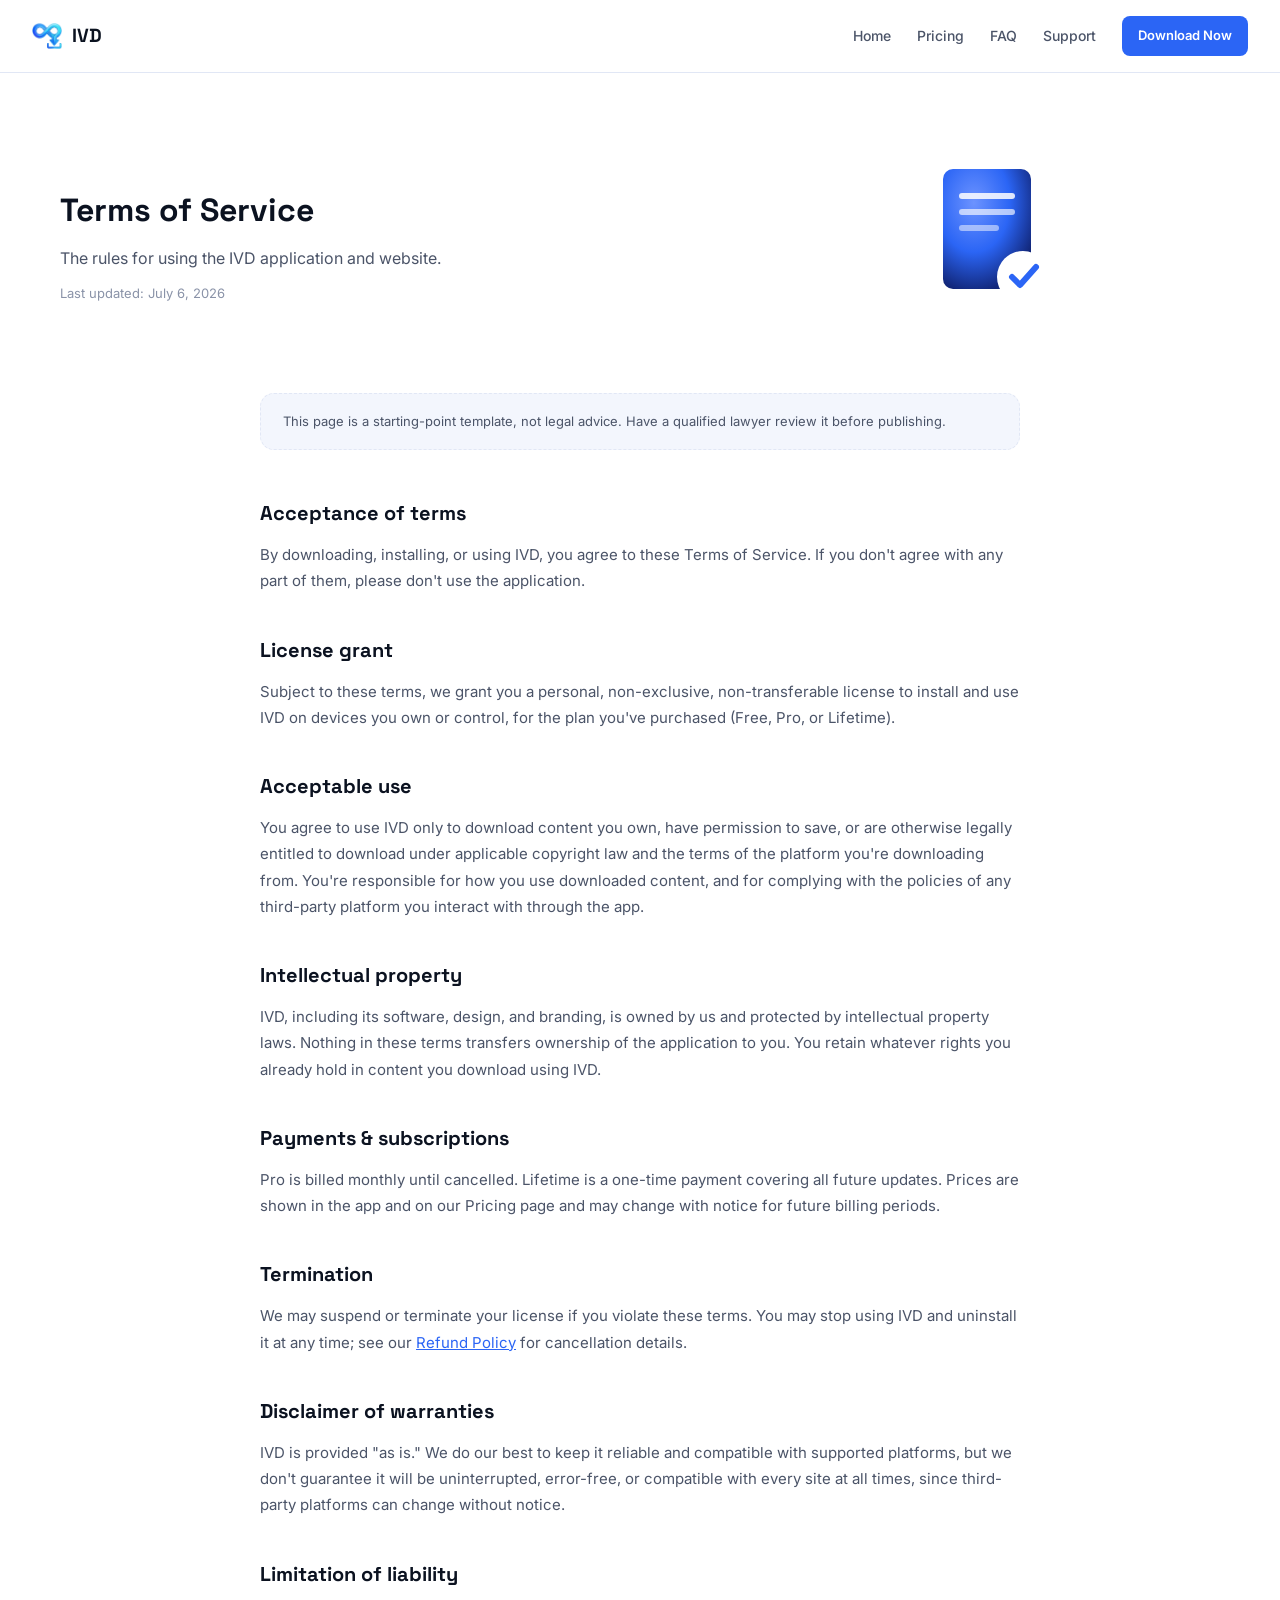
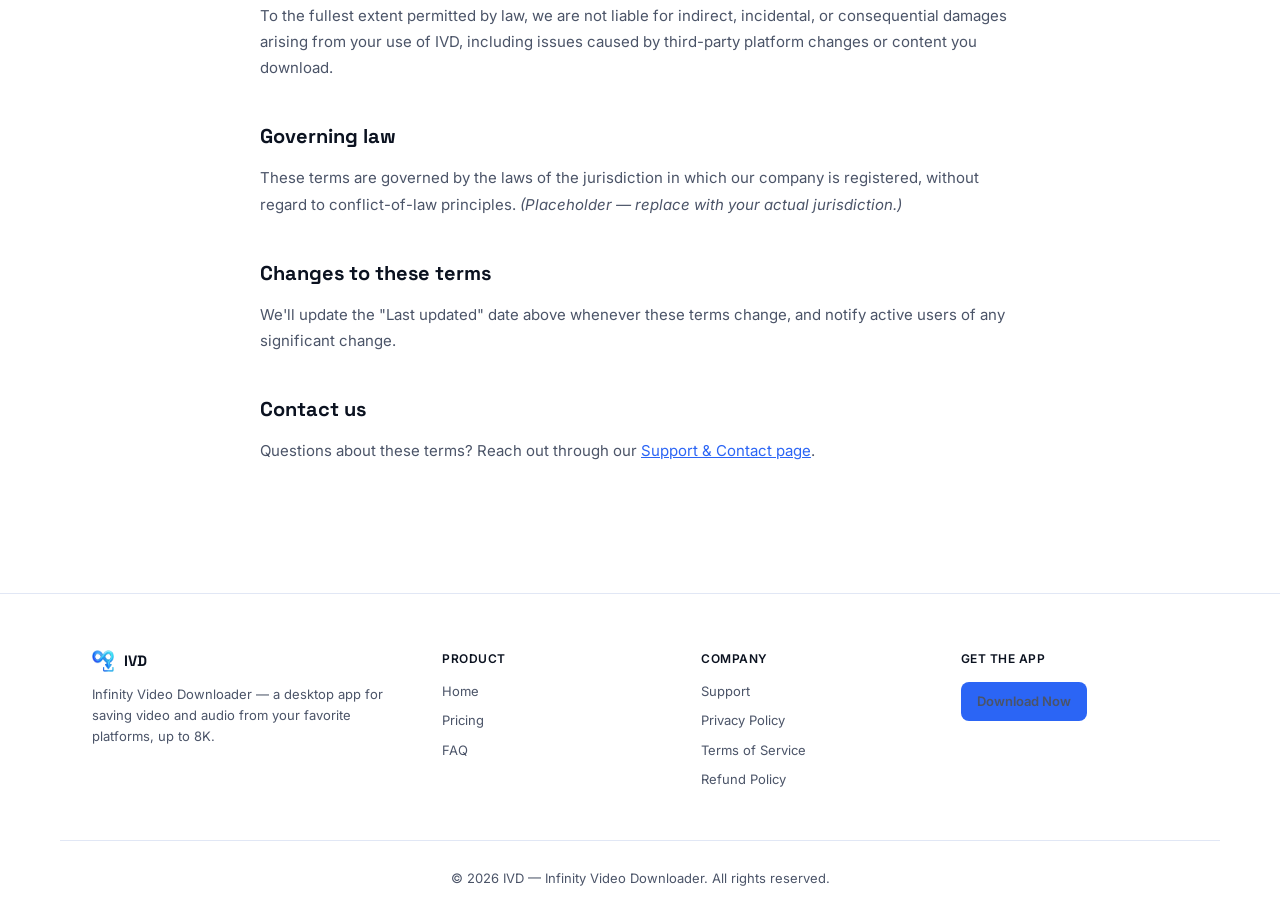
<file: terms.html>
<!DOCTYPE html>
<html lang="en">

<head>
  <meta charset="UTF-8">
  <meta name="viewport" content="width=device-width, initial-scale=1.0">
  <title>Terms of Service — IVD</title>
  <link rel="icon" href="assets/favicon.png" type="image/png">
  <link rel="preconnect" href="https://fonts.googleapis.com">
  <link rel="preconnect" href="https://fonts.gstatic.com" crossorigin>
  <link
    href="https://fonts.googleapis.com/css2?family=Inter:wght@400;500;600;700&family=Space+Grotesk:wght@500;600;700&display=swap"
    rel="stylesheet">
  <link rel="stylesheet" href="assets/styles.css">
</head>

<body data-page="terms">

  <nav class="navbar">
    <a href="index.html#home" class="brand">
      <img src="assets/logo.png" alt="IVD logo">
      <span class="brand-name">IVD</span>
    </a>
    <button class="nav-toggle" aria-label="Toggle menu"><span></span><span></span><span></span></button>
    <div class="nav-links">
      <a href="index.html#home" class="nav-link" data-page="home">Home</a>
      <a href="index.html#pricing" class="nav-link">Pricing</a>
      <a href="index.html#faq" class="nav-link">FAQ</a>
      <a href="contact.html" class="nav-link" data-page="contact">Support</a>
      <!-- TODO: replace the href below with your actual installer/download link -->
      <a href="https://your-download-link.com/IVD-Setup.exe" target="_blank" rel="noopener"
        class="btn btn-primary btn-sm">Download Now</a>
    </div>
  </nav>

  <header class="container policy-hero">
    <div class="policy-hero-copy">
      <h1 class="kicker">Terms of Service</h1>
      <p class="lede">The rules for using the IVD application and website.</p>
      <span class="updated">Last updated: July 6, 2026</span>
    </div>
    <div class="policy-illustration">
      <!-- Original illustration: a glossy document with a seal, in the brand's blue gradient. -->
      <svg width="200" height="200" viewBox="0 0 200 200" fill="none">
        <defs>
          <radialGradient id="docGrad" cx="35%" cy="28%" r="75%">
            <stop offset="0%" stop-color="#6C93FF" />
            <stop offset="55%" stop-color="#2B65F5" />
            <stop offset="100%" stop-color="#12277A" />
          </radialGradient>
        </defs>
        <rect x="46" y="24" width="88" height="120" rx="10" fill="url(#docGrad)" />
        <rect x="62" y="48" width="56" height="6" rx="3" fill="#FFFFFF" opacity="0.85" />
        <rect x="62" y="64" width="56" height="6" rx="3" fill="#FFFFFF" opacity="0.65" />
        <rect x="62" y="80" width="40" height="6" rx="3" fill="#FFFFFF" opacity="0.5" />
        <circle cx="126" cy="132" r="26" fill="#FFFFFF" />
        <path d="M115 132 l8 8 l16 -18" stroke="#2B65F5" stroke-width="6" stroke-linecap="round" stroke-linejoin="round"
          fill="none" />
      </svg>
    </div>
  </header>

  <section class="policy-body">
    <div class="container">
      <div class="policy-note">This page is a starting-point template, not legal advice. Have a qualified lawyer review
        it before publishing.</div>

      <div class="policy-section">
        <h2>Acceptance of terms</h2>
        <p>By downloading, installing, or using IVD, you agree to these Terms of Service. If you don't agree with any
          part of them, please don't use the application.</p>
      </div>

      <div class="policy-section">
        <h2>License grant</h2>
        <p>Subject to these terms, we grant you a personal, non-exclusive, non-transferable license to install and use
          IVD on devices you own or control, for the plan you've purchased (Free, Pro, or Lifetime).</p>
      </div>

      <div class="policy-section">
        <h2>Acceptable use</h2>
        <p>You agree to use IVD only to download content you own, have permission to save, or are otherwise legally
          entitled to download under applicable copyright law and the terms of the platform you're downloading from.
          You're responsible for how you use downloaded content, and for complying with the policies of any third-party
          platform you interact with through the app.</p>
      </div>

      <div class="policy-section">
        <h2>Intellectual property</h2>
        <p>IVD, including its software, design, and branding, is owned by us and protected by intellectual property
          laws. Nothing in these terms transfers ownership of the application to you. You retain whatever rights you
          already hold in content you download using IVD.</p>
      </div>

      <div class="policy-section">
        <h2>Payments &amp; subscriptions</h2>
        <p>Pro is billed monthly until cancelled. Lifetime is a one-time payment covering all future updates. Prices are
          shown in the app and on our Pricing page and may change with notice for future billing periods.</p>
      </div>

      <div class="policy-section">
        <h2>Termination</h2>
        <p>We may suspend or terminate your license if you violate these terms. You may stop using IVD and uninstall it
          at any time; see our <a href="refund.html" style="color:var(--color-primary);">Refund Policy</a> for
          cancellation details.</p>
      </div>

      <div class="policy-section">
        <h2>Disclaimer of warranties</h2>
        <p>IVD is provided "as is." We do our best to keep it reliable and compatible with supported platforms, but we
          don't guarantee it will be uninterrupted, error-free, or compatible with every site at all times, since
          third-party platforms can change without notice.</p>
      </div>

      <div class="policy-section">
        <h2>Limitation of liability</h2>
        <p>To the fullest extent permitted by law, we are not liable for indirect, incidental, or consequential damages
          arising from your use of IVD, including issues caused by third-party platform changes or content you download.
        </p>
      </div>

      <div class="policy-section">
        <h2>Governing law</h2>
        <p>These terms are governed by the laws of the jurisdiction in which our company is registered, without regard
          to conflict-of-law principles. <em>(Placeholder — replace with your actual jurisdiction.)</em></p>
      </div>

      <div class="policy-section">
        <h2>Changes to these terms</h2>
        <p>We'll update the "Last updated" date above whenever these terms change, and notify active users of any
          significant change.</p>
      </div>

      <div class="policy-section">
        <h2>Contact us</h2>
        <p>Questions about these terms? Reach out through our <a href="contact.html"
            style="color:var(--color-primary);">Support &amp; Contact page</a>.</p>
      </div>
    </div>
  </section>

  <footer class="footer">
    <div class="container footer-grid">
      <div class="footer-col">
        <div class="footer-brand"><img src="assets/logo.png" alt="IVD logo"><span>IVD</span></div>
        <p style="font-size:13px; color:var(--color-body); line-height:1.6;">Infinity Video Downloader — a desktop app
          for saving video and audio from your favorite platforms, up to 8K.</p>
      </div>
      <div class="footer-col">
        <span class="col-title">Product</span>
        <a href="index.html#home">Home</a>
        <a href="index.html#pricing">Pricing</a>
        <a href="index.html#faq">FAQ</a>
      </div>
      <div class="footer-col">
        <span class="col-title">Company</span>
        <a href="contact.html">Support</a>
        <a href="privacy.html">Privacy Policy</a>
        <a href="terms.html">Terms of Service</a>
        <a href="refund.html">Refund Policy</a>
      </div>
      <div class="footer-col">
        <span class="col-title">Get the app</span>
        <!-- TODO: replace the href below with your actual installer/download link -->
        <a href="https://your-download-link.com/IVD-Setup.exe" target="_blank" rel="noopener"
          class="btn btn-primary btn-sm" style="display:inline-flex;">Download Now</a>
      </div>
    </div>
    <div class="footer-bottom"><span>&copy; 2026 IVD — Infinity Video Downloader. All rights reserved.</span></div>
  </footer>

  <script src="assets/app.js"></script>
</body>

</html>
</file>
<file: assets/styles.css>
/* =====================================================================
   IVD — INFINITY VIDEO DOWNLOADER
   Shared stylesheet, loaded by every page.
   One file, cached once by the browser across all 5 pages — this is what
   actually keeps a multi-page site "lightweight," rather than repeating
   the same styles inline on every page.
   ===================================================================== */

/* ---------- DESIGN TOKENS ----------
   #2B65F5 is the required brand color. The two extra blues (--bright and
   --deep) exist only to build the glossy gradient "orb" used throughout
   (nav logo, icons, decorative accents) — echoing the app's own icon. */
:root {
  --color-primary: #2B65F5;
  --color-primary-bright: #6C93FF;
  --color-primary-deep: #12277A;
  --color-primary-tint: #EAF0FF;

  --color-ink: #0B1220;
  --color-body: #4B5468;
  --color-muted: #8A93A8;

  --color-surface: #FFFFFF;
  --color-surface-alt: #F3F6FD;
  --color-border: #E1E7F5;

  --font-display: 'Space Grotesk', sans-serif;
  --font-body: 'Inter', sans-serif;

  --radius-sm: 8px;
  --radius-md: 14px;
  --radius-lg: 22px;

  --shadow-card: 0 12px 28px rgba(11, 18, 32, 0.07);
  --shadow-lift: 0 18px 36px rgba(11, 18, 32, 0.10);
  --shadow-orb: 0 10px 22px rgba(43, 101, 245, 0.35), inset 0 2px 3px rgba(255,255,255,0.55), inset 0 -8px 12px rgba(0,0,0,0.12);
}

/* ---------- RESET / BASE ---------- */
* { box-sizing: border-box; }
html { scroll-behavior: smooth; }
body {
  margin: 0;
  font-family: var(--font-body);
  color: var(--color-ink);
  background: var(--color-surface);
  -webkit-font-smoothing: antialiased;
  line-height: 1.5;
}
h1, h2, h3, h4 { font-family: var(--font-display); margin: 0; }
p { margin: 0; }
a { color: inherit; }
img { max-width: 100%; display: block; }
ul { margin: 0; padding: 0; list-style: none; }
button { font-family: inherit; }

.container { max-width: 1160px; margin: 0 auto; padding: 0 32px; }
.section { padding: 88px 0; }
.section-alt { background: var(--color-surface-alt); }
.section-heading { max-width: 620px; margin: 0 0 48px 0; }
.section-heading.center { margin-left: auto; margin-right: auto; text-align: center; }
.eyebrow {
  display: inline-block; background: var(--color-primary-tint); color: var(--color-primary);
  font-size: 13px; font-weight: 600; padding: 6px 12px; border-radius: 20px; margin-bottom: 20px;
}
.kicker { font-size: 32px; font-weight: 700; margin: 0 0 12px 0; }
.lede { font-size: 16px; color: var(--color-body); margin: 0; }

/* Accessible focus ring everywhere */
a:focus-visible, button:focus-visible, input:focus-visible, textarea:focus-visible, select:focus-visible {
  outline: 2px solid var(--color-primary);
  outline-offset: 2px;
}

@media (prefers-reduced-motion: reduce) {
  *, *::before, *::after { animation-duration: 0.001ms !important; transition-duration: 0.001ms !important; scroll-behavior: auto !important; }
}

/* ---------- SIGNATURE ELEMENT: the glossy "orb" ----------
   A recurring glassy blue sphere, matching the uploaded app icon's own
   gloss. Used for the nav mark, feature icons, carousel dots, FAQ toggles,
   and decorative accents — the one visual idea repeated everywhere. */
.orb {
  background: radial-gradient(circle at 32% 28%, var(--color-primary-bright) 0%, var(--color-primary) 55%, var(--color-primary-deep) 100%);
  box-shadow: var(--shadow-orb);
  border-radius: 50%;
  display: flex; align-items: center; justify-content: center;
  color: #FFFFFF; flex-shrink: 0;
}
.orb svg { stroke: #FFFFFF; }
.orb.orb--ghost {
  background: radial-gradient(circle at 32% 28%, #FFFFFF 0%, var(--color-surface-alt) 60%, var(--color-border) 100%);
  box-shadow: 0 8px 18px rgba(11,18,32,0.08), inset 0 2px 3px rgba(255,255,255,0.8);
  color: var(--color-muted);
}
.orb.orb--ghost svg { stroke: var(--color-muted); }
.orb-decor { position: absolute; pointer-events: none; opacity: 0.9; }

/* ---------- BUTTONS ---------- */
.btn {
  display: inline-flex; align-items: center; justify-content: center; gap: 8px;
  font-size: 14px; font-weight: 600; text-decoration: none; cursor: pointer;
  padding: 13px 24px; border-radius: var(--radius-sm); border: none;
  transition: background 0.15s ease, transform 0.15s ease, border-color 0.15s ease, color 0.15s ease;
}
.btn-primary { background: var(--color-primary); color: #FFFFFF; }
.btn-primary:hover { background: #1B4FD1; transform: translateY(-1px); }
.btn-outline { background: transparent; color: var(--color-ink); border: 1px solid var(--color-border); }
.btn-outline:hover { background: var(--color-primary-tint); border-color: var(--color-primary); }
.btn-sm { padding: 10px 16px; font-size: 13px; }
.btn-block { width: 100%; }

/* ---------- NAVBAR ---------- */
.navbar {
  position: sticky; top: 0; z-index: 60;
  display: flex; align-items: center; justify-content: space-between;
  gap: 16px; padding: 16px 32px;
  background: rgba(255,255,255,0.9); backdrop-filter: blur(10px);
  border-bottom: 1px solid var(--color-border);
}
.brand { display: flex; align-items: center; gap: 10px; text-decoration: none; }
.brand img { width: 30px; height: 30px; object-fit: contain; }
.brand-name { font-family: var(--font-display); font-weight: 700; font-size: 19px; color: var(--color-ink); }
.nav-links { display: flex; align-items: center; gap: 26px; flex-wrap: wrap; }
.nav-link { font-size: 14px; font-weight: 500; color: var(--color-body); text-decoration: none; transition: color 0.15s ease; }
.nav-link:hover, .nav-link.is-active { color: var(--color-primary); }
.nav-toggle { display: none; background: none; border: none; cursor: pointer; padding: 6px; }
.nav-toggle span { display: block; width: 22px; height: 2px; background: var(--color-ink); margin: 5px 0; border-radius: 2px; }

/* ---------- HERO ---------- */
.hero { position: relative; padding: 76px 0 40px 0; overflow: hidden; }
.hero-grid { display: flex; align-items: center; gap: 56px; }
.hero-copy { flex: 1 1 480px; max-width: 560px; position: relative; z-index: 1; }
.hero-copy h1 { font-size: 46px; line-height: 1.14; font-weight: 700; margin-bottom: 20px; }
.hero-copy .lede { font-size: 17px; line-height: 1.65; margin-bottom: 32px; }
.hero-cta-row { display: flex; align-items: center; gap: 18px; flex-wrap: wrap; }
.hero-note { font-size: 13px; color: var(--color-muted); }
.hero-visual { flex: 1 1 380px; position: relative; z-index: 1; display: flex; justify-content: center; }

/* ---------- CAROUSEL (software previews) ---------- */
.carousel-section { padding: 8px 0 72px 0; }
.carousel { position: relative; max-width: 900px; margin: 0 auto; }
.carousel-viewport { overflow: hidden; border-radius: var(--radius-lg); border: 1px solid var(--color-border); box-shadow: var(--shadow-lift); background: var(--color-surface); }
.carousel-track { display: flex; transition: transform 0.5s cubic-bezier(0.65, 0, 0.35, 1); }
.carousel-slide { flex: 0 0 100%; padding: 40px 44px; min-height: 300px; display: flex; flex-direction: column; justify-content: center; gap: 18px; }
.slide-window { background: var(--color-surface-alt); border: 1px solid var(--color-border); border-radius: var(--radius-md); padding: 22px; }
.slide-window-bar { display: flex; gap: 6px; margin-bottom: 16px; }
.slide-dot-btn { width: 9px; height: 9px; border-radius: 50%; background: var(--color-border); }
.carousel-caption h3 { font-size: 18px; margin-bottom: 6px; }
.carousel-caption p { font-size: 14px; color: var(--color-body); }
.carousel-btn {
  position: absolute; top: 50%; transform: translateY(-50%);
  width: 42px; height: 42px; border-radius: 50%; background: var(--color-surface);
  border: 1px solid var(--color-border); box-shadow: var(--shadow-card);
  display: flex; align-items: center; justify-content: center; cursor: pointer; z-index: 2;
  transition: background 0.15s ease;
}
.carousel-btn:hover { background: var(--color-primary-tint); }
.carousel-btn.prev { left: -20px; }
.carousel-btn.next { right: -20px; }
.carousel-dots { display: flex; justify-content: center; gap: 8px; margin-top: 20px; }
.carousel-dots button { width: 8px; height: 8px; border-radius: 50%; border: none; background: var(--color-border); cursor: pointer; padding: 0; }
.carousel-dots button.is-active { background: var(--color-primary); width: 22px; border-radius: 4px; transition: width 0.2s ease; }

/* ---------- STATS ---------- */
.stats-grid { display: grid; grid-template-columns: repeat(4, 1fr); gap: 24px; text-align: center; }
.stat-num { font-family: var(--font-display); font-size: 32px; font-weight: 700; color: var(--color-primary); }
.stat-label { font-size: 13px; color: var(--color-body); margin-top: 4px; }

/* ---------- PRICING ---------- */
.pricing-grid { display: grid; grid-template-columns: repeat(3, 1fr); gap: 24px; }
.price-card { background: var(--color-surface); border: 1px solid var(--color-border); border-radius: var(--radius-lg); padding: 32px; display: flex; flex-direction: column; transition: transform 0.15s ease, box-shadow 0.15s ease; }
.price-card:hover { transform: translateY(-4px); box-shadow: var(--shadow-lift); }
.price-card--featured { border: 2px solid var(--color-primary); position: relative; transform: translateY(-8px); }
.price-card--featured:hover { transform: translateY(-12px); }
.price-badge { position: absolute; top: -14px; left: 32px; background: var(--color-primary); color: #fff; font-size: 12px; font-weight: 600; padding: 5px 12px; border-radius: 20px; }
.price-name { font-size: 20px; margin-bottom: 6px; }
.price-tagline { font-size: 14px; color: var(--color-body); margin-bottom: 20px; }
.price-amount { font-size: 36px; font-weight: 700; margin-bottom: 24px; font-family: var(--font-display); }
.price-amount span { font-size: 15px; font-weight: 500; color: var(--color-body); font-family: var(--font-body); }
.price-features { margin-bottom: 28px; font-size: 14px; color: var(--color-body); line-height: 2.1; }
.price-features li::before { content: "✓ "; color: var(--color-primary); font-weight: 700; }
.price-card .btn { margin-top: auto; }

/* ---------- FAQ (accordion) ---------- */
.faq-list { max-width: 760px; margin: 0 auto; display: flex; flex-direction: column; gap: 12px; }
.faq-item { border: 1px solid var(--color-border); border-radius: var(--radius-md); overflow: hidden; background: var(--color-surface); }
.faq-question {
  width: 100%; text-align: left; background: none; border: none; cursor: pointer;
  display: flex; align-items: center; justify-content: space-between; gap: 16px;
  padding: 20px 22px; font-size: 15px; font-weight: 600; color: var(--color-ink);
}
.faq-icon { width: 22px; height: 22px; flex-shrink: 0; border-radius: 50%; background: var(--color-primary-tint); color: var(--color-primary); display: flex; align-items: center; justify-content: center; transition: transform 0.2s ease; font-size: 15px; line-height: 1; }
.faq-item.is-open .faq-icon { transform: rotate(45deg); }
.faq-answer { max-height: 0; overflow: hidden; transition: max-height 0.25s ease; }
.faq-answer-inner { padding: 0 22px 20px 22px; font-size: 14px; color: var(--color-body); line-height: 1.7; }
.faq-item.is-open .faq-answer { max-height: 320px; }

/* ---------- SYSTEM REQUIREMENTS ---------- */
.sysreq-grid { display: grid; grid-template-columns: repeat(2, 1fr); gap: 24px; }
.sysreq-card { background: var(--color-surface); border: 1px solid var(--color-border); border-radius: var(--radius-lg); padding: 30px; }
.sysreq-head { display: flex; align-items: center; gap: 14px; margin-bottom: 20px; }
.sysreq-head h3 { font-size: 18px; }
.sysreq-list { font-size: 14px; color: var(--color-body); }
.sysreq-list li { display: flex; justify-content: space-between; gap: 12px; padding: 10px 0; border-bottom: 1px dashed var(--color-border); }
.sysreq-list li:last-child { border-bottom: none; }
.sysreq-list strong { color: var(--color-ink); font-weight: 600; }

/* ---------- MOBILE APP TEASER STRIP ---------- */
.mobile-banner {
  display: flex; align-items: center; justify-content: center; gap: 16px; flex-wrap: wrap; text-align: center;
  background: var(--color-primary-tint); border-radius: var(--radius-lg); padding: 26px 32px; margin: 0 32px;
  max-width: 1096px; margin-left: auto; margin-right: auto;
}
.mobile-banner p { font-size: 14px; color: var(--color-ink); }
.mobile-banner .tag { font-size: 12px; font-weight: 700; color: var(--color-primary); background: #fff; padding: 4px 10px; border-radius: 20px; }

/* ---------- FOOTER ---------- */
.footer { border-top: 1px solid var(--color-border); padding: 56px 0 32px 0; }
.footer-grid { display: grid; grid-template-columns: 1.4fr 1fr 1fr 1fr; gap: 32px; }
.footer-col span.col-title { display: block; font-size: 12px; font-weight: 600; color: var(--color-ink); text-transform: uppercase; letter-spacing: 0.04em; margin-bottom: 14px; }
.footer-col a { display: block; font-size: 13px; color: var(--color-body); text-decoration: none; margin-bottom: 10px; transition: color 0.15s ease; }
.footer-col a:hover { color: var(--color-primary); }
.footer-brand { display: flex; align-items: center; gap: 10px; margin-bottom: 12px; }
.footer-brand img { width: 22px; height: 22px; }
.footer-brand span { font-family: var(--font-display); font-weight: 700; font-size: 15px; }
.footer-bottom { max-width: 1160px; margin: 40px auto 0 auto; padding: 24px 32px 0 32px; border-top: 1px solid var(--color-border); text-align: center; }
.footer-bottom span { font-size: 13px; color: var(--color-body); }

/* ---------- POLICY PAGES ---------- */
.policy-hero { display: flex; align-items: center; gap: 48px; padding: 72px 0 48px 0; }
.policy-hero-copy { flex: 1 1 480px; }
.policy-hero-copy .updated { font-size: 13px; color: var(--color-muted); margin-top: 14px; display: block; }
.policy-illustration { flex: 1 1 260px; display: flex; justify-content: center; }
.policy-body { padding: 0 0 88px 0; }
.policy-section { max-width: 760px; margin: 0 auto 40px auto; }
.policy-section h2 { font-size: 20px; margin-bottom: 14px; }
.policy-section p { font-size: 15px; color: var(--color-body); line-height: 1.75; margin-bottom: 14px; }
.policy-note { max-width: 760px; margin: 0 auto 48px auto; background: var(--color-surface-alt); border: 1px dashed var(--color-border); border-radius: var(--radius-md); padding: 18px 22px; font-size: 13px; color: var(--color-body); }

/* ---------- SUPPORT / CONTACT PAGE ---------- */
.support-grid { display: grid; grid-template-columns: repeat(4, 1fr); gap: 18px; margin-bottom: 56px; }
.support-card { background: var(--color-surface); border: 1px solid var(--color-border); border-radius: var(--radius-md); padding: 22px; cursor: pointer; transition: transform 0.15s ease, box-shadow 0.15s ease, border-color 0.15s ease; text-align: left; }
.support-card:hover { transform: translateY(-3px); box-shadow: var(--shadow-card); border-color: var(--color-primary); }
.support-card h4 { font-size: 14px; margin: 12px 0 6px 0; }
.support-card p { font-size: 12px; color: var(--color-body); }
.contact-grid { display: grid; grid-template-columns: 1fr 1.2fr; gap: 56px; align-items: start; }
.contact-details { display: flex; flex-direction: column; gap: 18px; margin-top: 24px; }
.contact-details .row { display: flex; align-items: center; gap: 12px; font-size: 14px; color: var(--color-body); }
.form-card { background: var(--color-surface); border: 1px solid var(--color-border); border-radius: var(--radius-lg); padding: 32px; display: flex; flex-direction: column; gap: 18px; }
.form-field { display: flex; flex-direction: column; gap: 6px; }
.form-field label { font-size: 13px; font-weight: 600; color: var(--color-ink); }
.form-field input, .form-field select, .form-field textarea {
  font-family: var(--font-body); font-size: 14px; padding: 12px 14px;
  border: 1px solid var(--color-border); border-radius: var(--radius-sm); outline: none; background: #fff;
}
.form-field textarea { resize: vertical; }

/* ---------- RESPONSIVE ---------- */
@media (max-width: 900px) {
  .nav-links { position: fixed; top: 64px; left: 0; right: 0; background: var(--color-surface); border-bottom: 1px solid var(--color-border);
    flex-direction: column; align-items: flex-start; padding: 20px 32px; gap: 16px; display: none; }
  .nav-links.is-open { display: flex; }
  .nav-toggle { display: block; }
  .hero-grid { flex-direction: column; }
  .hero-copy { max-width: 100%; text-align: center; }
  .hero-copy .hero-cta-row { justify-content: center; }
  .hero-visual { margin-top: 32px; }
  .stats-grid { grid-template-columns: repeat(2, 1fr); }
  .pricing-grid { grid-template-columns: 1fr; }
  .price-card--featured { transform: none; }
  .sysreq-grid { grid-template-columns: 1fr; }
  .support-grid { grid-template-columns: repeat(2, 1fr); }
  .contact-grid { grid-template-columns: 1fr; }
  .footer-grid { grid-template-columns: repeat(2, 1fr); }
  .policy-hero { flex-direction: column; text-align: center; }
  .section-heading { margin-left: auto; margin-right: auto; text-align: center; }
  .orb-decor { display: none; }
  .carousel-btn.prev { left: 6px; }
  .carousel-btn.next { right: 6px; }
}

@media (max-width: 560px) {
  .hero-copy h1 { font-size: 34px; }
  .support-grid { grid-template-columns: 1fr; }
  .footer-grid { grid-template-columns: 1fr; text-align: center; }
  .carousel-slide { padding: 32px 20px; }
}
</file>
